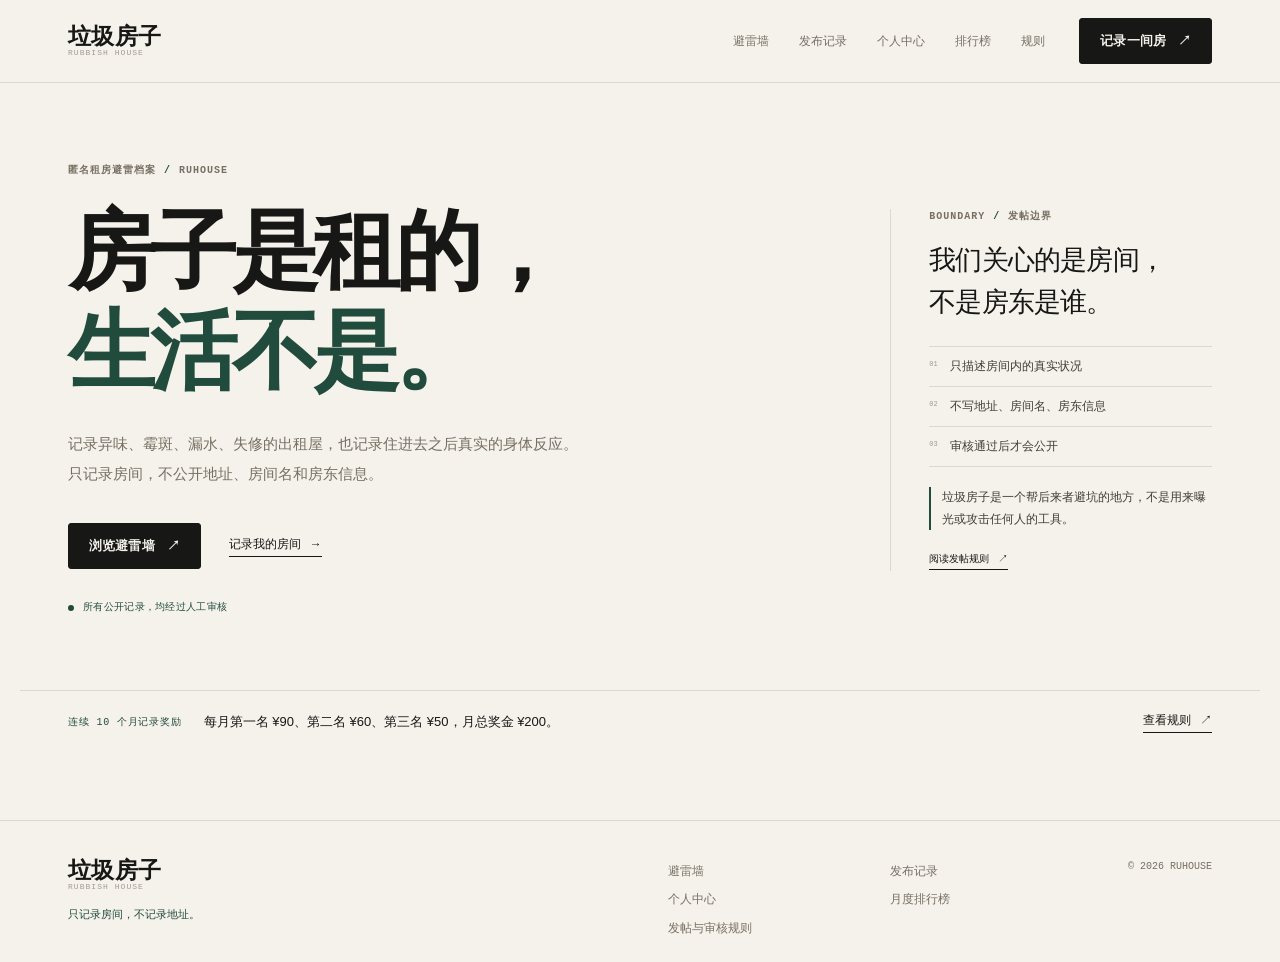
<file: index.html>
<!doctype html>
<html lang="zh-CN">
<head>
  <meta charset="UTF-8">
  <meta name="viewport" content="width=device-width, initial-scale=1.0">
  <meta name="theme-color" content="#f5f2ec">
  <meta name="robots" content="index, follow">
  <meta name="description" content="Rubbish House 垃圾房子：匿名租房避雷档案。只记录房间，不公开地址、房间名和房东信息。所有内容经管理员审核后公开。">
  <title>垃圾房子 Rubbish House｜租房避雷档案</title>
  <link rel="canonical" href="https://cozy-dodol-24777a.netlify.app/">
  <meta property="og:type" content="website">
  <meta property="og:site_name" content="垃圾房子 Rubbish House">
  <meta property="og:title" content="垃圾房子 Rubbish House｜租房避雷档案">
  <meta property="og:description" content="匿名记录出租屋的异味、霉斑、漏水和身体反应。只记录房间，不曝光个人。">
  <meta property="og:url" content="https://cozy-dodol-24777a.netlify.app/">
  <link rel="icon" type="image/svg+xml" href="assets/favicon.svg">
  <link rel="stylesheet" href="styles.css">
  <script type="application/ld+json">
  {
    "@context": "https://schema.org",
    "@type": "WebSite",
    "name": "垃圾房子 Rubbish House",
    "alternateName": ["Rubbish House", "ruhouse", "垃圾房子"],
    "url": "https://cozy-dodol-24777a.netlify.app/",
    "description": "匿名租房避雷档案，只记录房间，不公开地址、房间名和房东信息。",
    "inLanguage": "zh-CN"
  }
  </script>
</head>
<body data-page="home">
  <div data-site-header></div>

  <main>
    <section class="home-hero home-hero--minimal shell">
      <div class="hero-copy">
        <p class="eyebrow">匿名租房避雷档案 <span>/</span> RUHOUSE</p>
        <h1 class="hero-title">房子是租的，<br><em>生活不是。</em></h1>
        <p class="hero-intro">记录异味、霉斑、漏水、失修的出租屋，也记录住进去之后真实的身体反应。只记录房间，不公开地址、房间名和房东信息。</p>
        <div class="hero-actions">
          <a class="btn btn--primary" href="wall.html">浏览避雷墙 <span aria-hidden="true">↗</span></a>
          <a class="text-link" href="submit.html">记录我的房间 <span aria-hidden="true">→</span></a>
        </div>
        <p class="hero-proof"><span class="dot"></span> 所有公开记录，均经过人工审核</p>
      </div>

      <aside class="hero-aside" aria-label="发帖边界">
        <p class="eyebrow">BOUNDARY <span>/</span> 发帖边界</p>
        <p class="hero-aside__lead">我们关心的是房间，<br>不是房东是谁。</p>
        <ul class="boundary-list">
          <li><span>01</span>只描述房间内的真实状况</li>
          <li><span>02</span>不写地址、房间名、房东信息</li>
          <li><span>03</span>审核通过后才会公开</li>
        </ul>
        <p class="hero-aside__note">垃圾房子是一个帮后来者避坑的地方，不是用来曝光或攻击任何人的工具。</p>
        <a class="text-link" href="rules.html">阅读发帖规则 <span aria-hidden="true">↗</span></a>
      </aside>
    </section>

    <section class="home-note shell">
      <p>连续 10 个月记录奖励</p>
      <strong>每月第一名 ¥90、第二名 ¥60、第三名 ¥50，月总奖金 ¥200。</strong>
      <a class="text-link" href="rules.html">查看规则 <span aria-hidden="true">↗</span></a>
    </section>
  </main>

  <div data-site-footer></div>

  <script src="config.js"></script>
  <script src="assets/vendor/supabase.js"></script>
  <script type="module" src="js/home.js"></script>
</body>
</html>
</file>
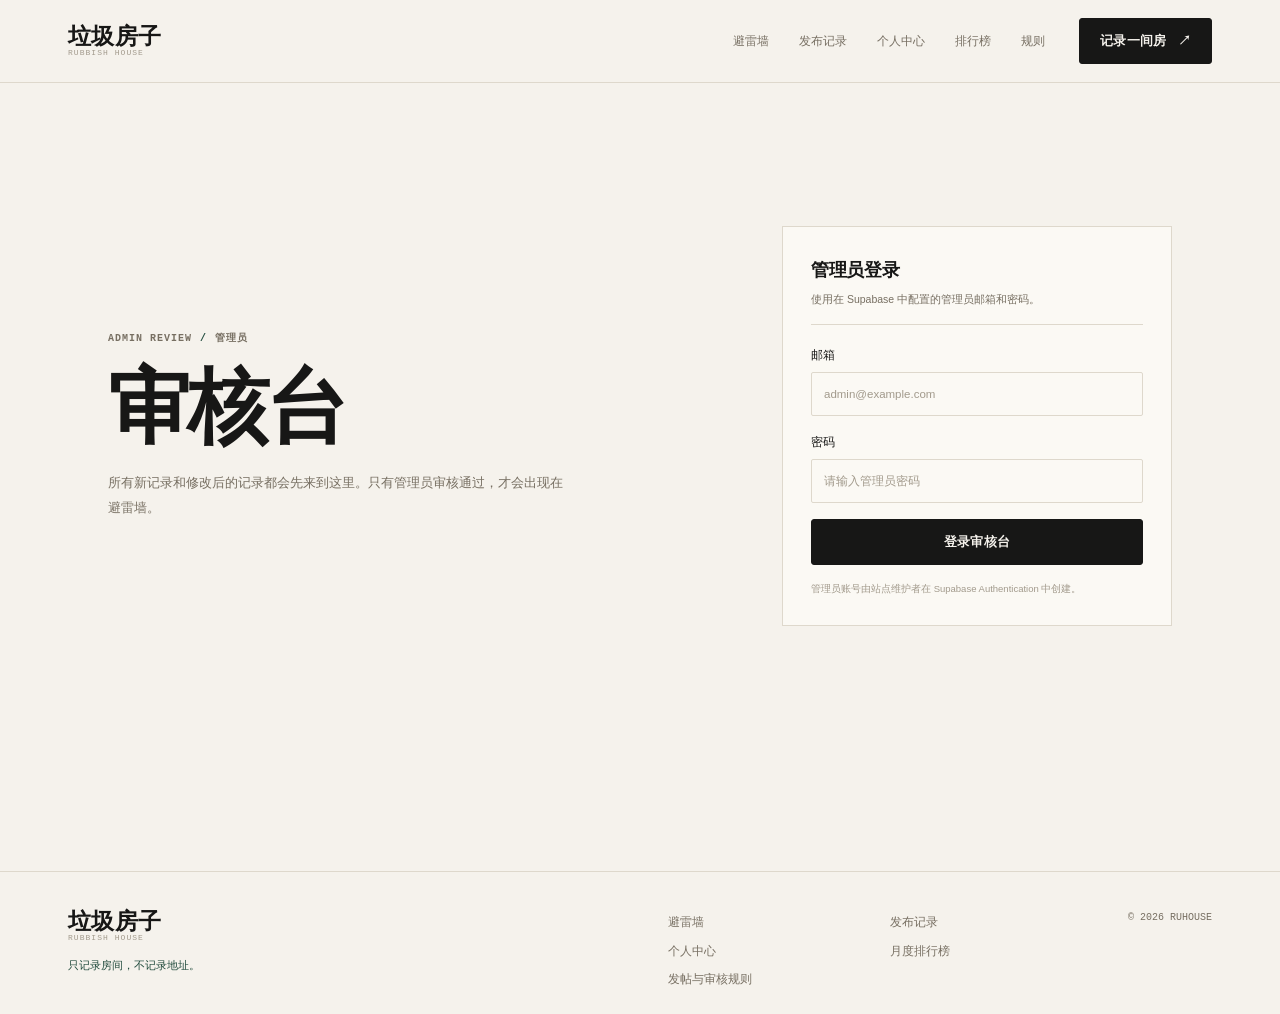
<file: admin.html>
<!doctype html>
<html lang="zh-CN">
<head>
  <meta charset="UTF-8">
  <meta name="viewport" content="width=device-width, initial-scale=1.0">
  <meta name="theme-color" content="#f5f2ec">
  <meta name="robots" content="noindex">
  <meta name="description" content="Rubbish House 管理员审核台。">
  <title>管理员审核台｜垃圾房子</title>
  <link rel="icon" type="image/svg+xml" href="assets/favicon.svg">
  <link rel="stylesheet" href="styles.css">
</head>
<body data-page="admin">
  <div data-site-header></div>

  <main class="page shell admin-page">
    <section class="admin-auth" id="adminAuth">
      <div class="admin-auth__intro">
        <p class="eyebrow">ADMIN REVIEW <span>/</span> 管理员</p>
        <h1>审核台</h1>
        <p>所有新记录和修改后的记录都会先来到这里。只有管理员审核通过，才会出现在避雷墙。</p>
      </div>
      <form class="admin-login" id="adminLogin" novalidate>
        <div class="admin-login__head">
          <h2>管理员登录</h2>
          <p>使用在 Supabase 中配置的管理员邮箱和密码。</p>
        </div>
        <label class="field">
          <span class="field__label"><span>邮箱</span></span>
          <input id="adminEmail" type="email" autocomplete="email" placeholder="admin@example.com">
        </label>
        <label class="field">
          <span class="field__label"><span>密码</span></span>
          <input id="adminPassword" type="password" autocomplete="current-password" placeholder="请输入管理员密码">
        </label>
        <p class="form-hint form-hint--error" id="adminLoginError" hidden></p>
        <button class="btn btn--primary btn--full" id="adminLoginButton" type="submit">登录审核台</button>
        <p class="admin-login__note">管理员账号由站点维护者在 Supabase Authentication 中创建。</p>
      </form>
    </section>

    <section class="admin-dashboard" id="adminDashboard" hidden>
      <header class="admin-heading">
        <div>
          <p class="eyebrow">REVIEW DESK <span>/</span> 管理后台</p>
          <h1>审核台</h1>
        </div>
        <div class="admin-identity">
          <span id="adminEmailLabel">—</span>
          <button class="text-button" type="button" id="adminLogout">退出</button>
        </div>
      </header>

      <div class="admin-stats">
        <article class="stat-card">
          <span>待审核</span>
          <strong data-stat="pending">0</strong>
        </article>
        <article class="stat-card">
          <span>已通过</span>
          <strong data-stat="approved">0</strong>
        </article>
        <article class="stat-card">
          <span>未通过</span>
          <strong data-stat="rejected">0</strong>
        </article>
      </div>

      <section class="admin-comment-moderation" aria-labelledby="commentReviewTitle">
        <div class="admin-section-heading">
          <div>
            <p class="eyebrow">COMMENTS <span>/</span> 评论审核</p>
            <h2 id="commentReviewTitle">被举报评论 <span class="count-badge" id="reportedCommentCount">0</span></h2>
          </div>
          <button class="text-button" type="button" id="adminCommentRefresh">刷新</button>
        </div>
        <div class="admin-state" id="commentQueueState" aria-live="polite">
          <span class="loader" aria-hidden="true"></span>
          <span>正在读取被举报评论</span>
        </div>
        <div class="comment-review-list" id="commentQueue"></div>
      </section>

      <div class="admin-section-divider"></div>

      <div class="admin-section-heading admin-section-heading--posts">
        <div>
          <p class="eyebrow">POSTS <span>/</span> 帖子审核</p>
          <h2>房间记录</h2>
        </div>
      </div>

      <div class="admin-toolbar">
        <div class="tabs" role="tablist" aria-label="筛选审核状态">
          <button class="tab is-active" type="button" role="tab" aria-selected="true" data-admin-filter="pending">待审核</button>
          <button class="tab" type="button" role="tab" aria-selected="false" data-admin-filter="approved">已通过</button>
          <button class="tab" type="button" role="tab" aria-selected="false" data-admin-filter="rejected">未通过</button>
          <button class="tab" type="button" role="tab" aria-selected="false" data-admin-filter="all">全部</button>
        </div>
        <button class="text-button" type="button" id="adminRefresh">刷新</button>
      </div>

      <div class="admin-state" id="adminState" aria-live="polite">
        <span class="loader" aria-hidden="true"></span>
        <span>正在读取审核队列</span>
      </div>
      <div class="review-list" id="adminList"></div>

      <div class="admin-section-divider"></div>

      <section class="admin-account-moderation" aria-labelledby="accountDeleteTitle">
        <div class="admin-section-heading">
          <div>
            <p class="eyebrow">ACCOUNTS <span>/</span> 邮箱账号</p>
            <h2 id="accountDeleteTitle">删除邮箱账号</h2>
          </div>
          <span class="status status--pending"><i aria-hidden="true"></i>危险操作</span>
        </div>
        <p class="admin-account-warning">删除后这个邮箱无法再登录。帖子会继续公开保留，但不再属于任何个人中心，用户也不能再编辑。管理员账号不能在这里删除。</p>

        <div class="admin-accounts-toolbar">
          <div>
            <p class="eyebrow">REGISTERED EMAILS <span>/</span> 已注册邮箱</p>
            <h3>邮箱列表 <span class="count-badge" id="emailAccountCount">0</span></h3>
          </div>
          <button class="text-button" type="button" id="refreshEmailAccounts">刷新列表</button>
        </div>
        <div class="admin-state" id="emailAccountState" aria-live="polite">
          <span class="loader" aria-hidden="true"></span>
          <span>正在读取邮箱列表</span>
        </div>
        <div class="admin-email-list" id="emailAccountList"></div>

        <h3 class="admin-subheading">直接按邮箱删除</h3>
        <form class="admin-delete-form" id="deleteEmailForm" novalidate>
          <label class="field">
            <span class="field__label"><span>要删除的邮箱</span></span>
            <input id="deleteEmailInput" type="email" autocomplete="off" placeholder="name@example.com">
          </label>
          <button class="btn btn--danger" type="submit" id="deleteEmailButton">删除邮箱账号</button>
        </form>
        <p class="form-hint" id="deleteEmailState" aria-live="polite" hidden></p>
      </section>
    </section>
  </main>

  <dialog class="dialog" id="rejectDialog" aria-labelledby="rejectTitle">
    <form class="dialog__panel" id="rejectForm">
      <div class="dialog__head">
        <div>
          <p class="eyebrow">REJECT <span>/</span> 审核说明</p>
          <h2 id="rejectTitle">不通过这条记录</h2>
        </div>
        <button class="icon-button" type="button" data-close-reject aria-label="关闭">×</button>
      </div>
      <p class="dialog__intro" id="rejectPostTitle"></p>
      <label class="field">
        <span class="field__label"><span>给发布者的说明 <b>必填</b></span><small>2—200 字</small></span>
        <textarea id="rejectNote" rows="5" maxlength="200" placeholder="请说明需要修改或删除的内容，例如：照片里出现了门牌号，请裁掉后重新提交。"></textarea>
      </label>
      <p class="form-hint form-hint--error" id="rejectError" hidden></p>
      <div class="dialog__actions">
        <button class="btn btn--outline" type="button" data-close-reject>取消</button>
        <button class="btn btn--danger" type="submit" id="rejectConfirm">确认不通过</button>
      </div>
    </form>
  </dialog>

  <div data-site-footer></div>

  <script src="config.js"></script>
  <script src="assets/vendor/supabase.js"></script>
  <script type="module" src="js/admin.js"></script>
</body>
</html>
</file>
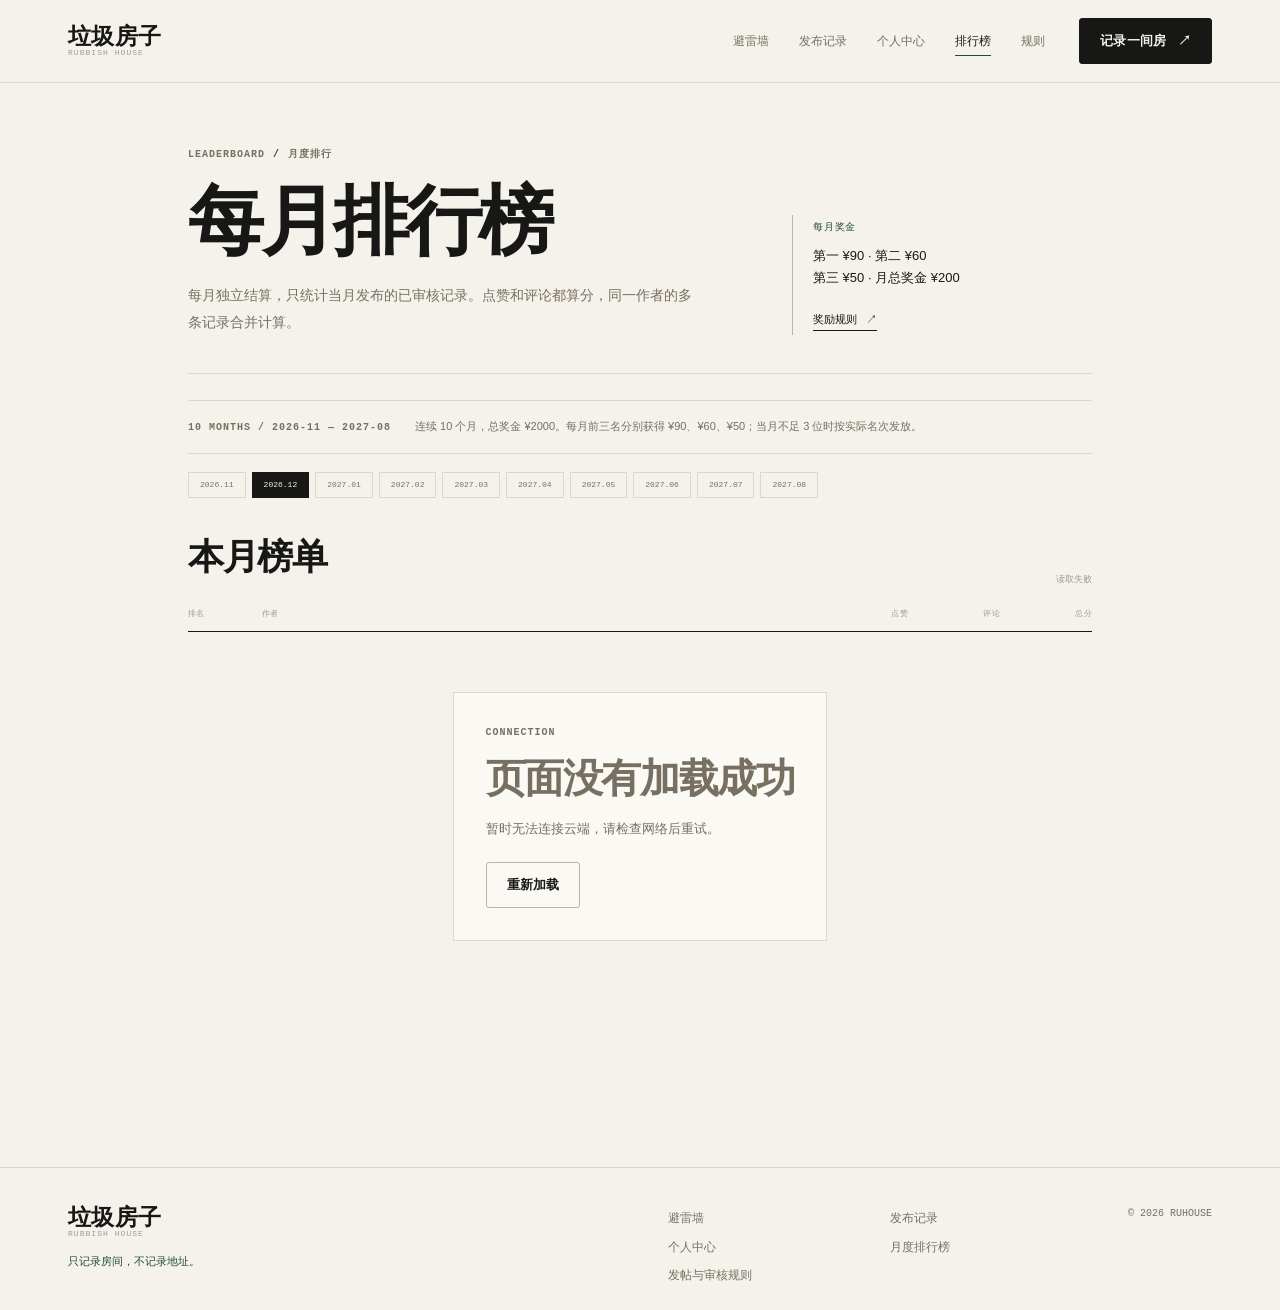
<file: leaderboard.html>
<!doctype html>
<html lang="zh-CN">
<head>
  <meta charset="UTF-8">
  <meta name="viewport" content="width=device-width, initial-scale=1.0">
  <meta name="theme-color" content="#f5f2ec">
  <meta name="description" content="Rubbish House 点赞与评论排行榜。">
  <title>每月排行榜｜垃圾房子 Rubbish House</title>
  <link rel="canonical" href="https://cozy-dodol-24777a.netlify.app/leaderboard.html">
  <link rel="icon" type="image/svg+xml" href="assets/favicon.svg">
  <link rel="stylesheet" href="styles.css">
</head>
<body data-page="leaderboard">
  <div data-site-header></div>

  <main class="page shell leaderboard-page">
    <header class="page-heading">
      <div>
        <p class="eyebrow">LEADERBOARD <span>/</span> 月度排行</p>
        <h1>每月排行榜</h1>
        <p class="page-intro">每月独立结算，只统计当月发布的已审核记录。点赞和评论都算分，同一作者的多条记录合并计算。</p>
      </div>
      <div class="page-side-note">
        <p>每月奖金</p>
        <strong>第一 ¥90 · 第二 ¥60<br>第三 ¥50 · 月总奖金 ¥200</strong>
        <a class="text-link" href="rules.html">奖励规则 <span aria-hidden="true">↗</span></a>
      </div>
    </header>

    <div class="board-note">
      <span class="eyebrow">10 MONTHS / 2026-11 — 2027-08</span>
      <p>连续 10 个月，总奖金 ¥2000。每月前三名分别获得 ¥90、¥60、¥50；当月不足 3 位时按实际名次发放。</p>
    </div>

    <div class="board-months" id="boardMonths" role="tablist" aria-label="选择排行榜月份"></div>

    <section class="board" aria-labelledby="boardTitle">
      <div class="board-heading">
        <h2 id="boardTitle">本月榜单</h2>
        <span id="boardCount">正在读取…</span>
      </div>
      <div class="board-head" aria-hidden="true">
        <span>排名</span>
        <span>作者</span>
        <span>点赞</span>
        <span>评论</span>
        <span>总分</span>
      </div>
      <div id="boardState" class="board-state" aria-live="polite">
        <span class="loader" aria-hidden="true"></span>
        <span>正在计算榜单</span>
      </div>
      <div id="boardList" class="board-list"></div>
    </section>
  </main>

  <div data-site-footer></div>

  <script src="config.js"></script>
  <script src="assets/vendor/supabase.js"></script>
  <script type="module" src="js/leaderboard.js"></script>
</body>
</html>
</file>
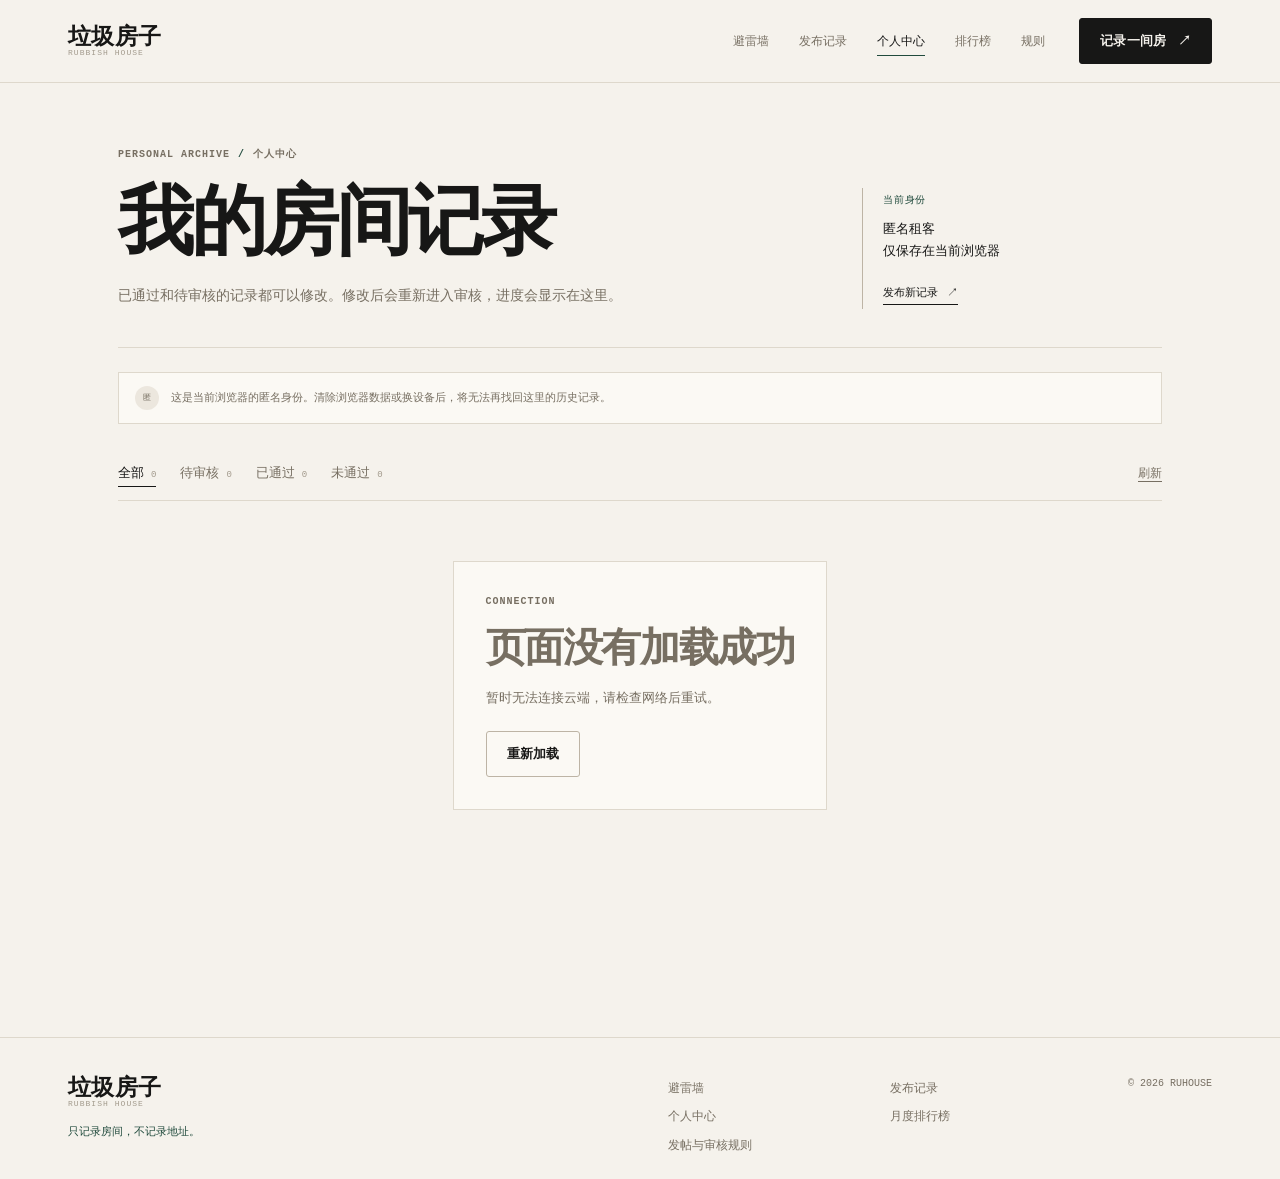
<file: me.html>
<!doctype html>
<html lang="zh-CN">
<head>
  <meta charset="UTF-8">
  <meta name="viewport" content="width=device-width, initial-scale=1.0">
  <meta name="theme-color" content="#f5f2ec">
  <meta name="robots" content="noindex, nofollow">
  <meta name="description" content="个人中心：查看自己的房间记录、审核状态和修改入口。">
  <title>个人中心｜垃圾房子 Rubbish House</title>
  <link rel="icon" type="image/svg+xml" href="assets/favicon.svg">
  <link rel="stylesheet" href="styles.css">
</head>
<body data-page="me">
  <div data-site-header></div>

  <main class="page shell member-page">
    <header class="page-heading">
      <div>
        <p class="eyebrow">PERSONAL ARCHIVE <span>/</span> 个人中心</p>
        <h1>我的房间记录</h1>
        <p class="page-intro">已通过和待审核的记录都可以修改。修改后会重新进入审核，进度会显示在这里。</p>
      </div>
      <div class="page-side-note">
        <p>当前身份</p>
        <strong>匿名租客<br>仅保存在当前浏览器</strong>
        <a class="text-link" href="submit.html">发布新记录 <span aria-hidden="true">↗</span></a>
      </div>
    </header>

    <div class="identity-note">
      <span class="identity-note__mark" aria-hidden="true">匿</span>
      <p>这是当前浏览器的匿名身份。清除浏览器数据或换设备后，将无法再找回这里的历史记录。</p>
    </div>

    <div class="page-banner" id="meBanner" hidden></div>

    <section class="account-panel" id="accountPanel" hidden></section>

    <div class="member-toolbar">
      <div class="tabs" role="tablist" aria-label="筛选审核状态">
        <button class="tab is-active" type="button" role="tab" aria-selected="true" data-status="all">全部 <span data-tab-count="all">0</span></button>
        <button class="tab" type="button" role="tab" aria-selected="false" data-status="pending">待审核 <span data-tab-count="pending">0</span></button>
        <button class="tab" type="button" role="tab" aria-selected="false" data-status="approved">已通过 <span data-tab-count="approved">0</span></button>
        <button class="tab" type="button" role="tab" aria-selected="false" data-status="rejected">未通过 <span data-tab-count="rejected">0</span></button>
      </div>
      <button class="text-button" type="button" id="refreshPosts">刷新</button>
    </div>

    <div class="member-state" id="memberState" aria-live="polite">
      <span class="loader" aria-hidden="true"></span>
      <span>正在读取我的记录</span>
    </div>
    <section class="my-posts" id="myPosts" aria-live="polite"></section>
  </main>

  <div data-site-footer></div>

  <script src="config.js"></script>
  <script src="assets/vendor/supabase.js"></script>
  <script type="module" src="js/me.js"></script>
</body>
</html>
</file>
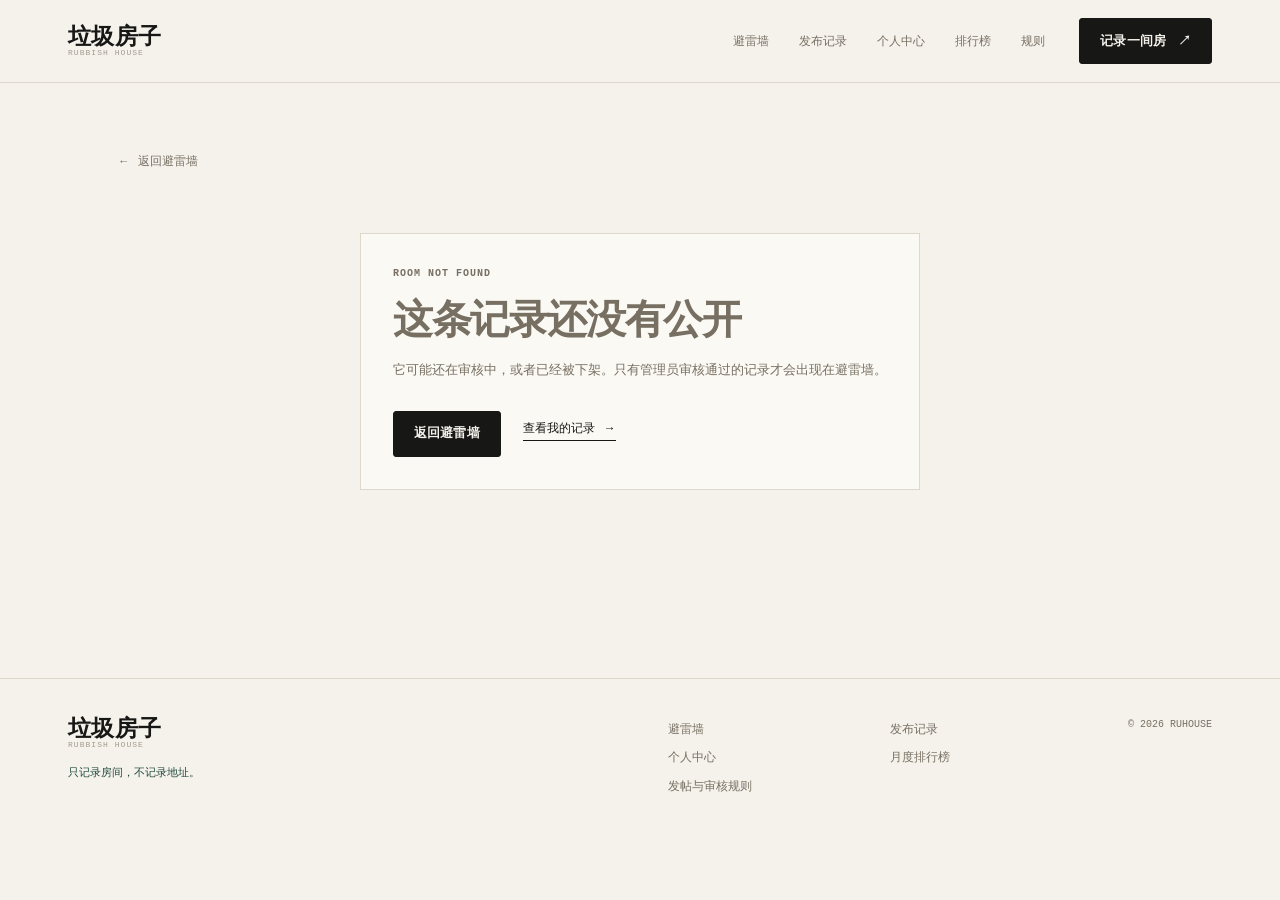
<file: post.html>
<!doctype html>
<html lang="zh-CN">
<head>
  <meta charset="UTF-8">
  <meta name="viewport" content="width=device-width, initial-scale=1.0">
  <meta name="theme-color" content="#f5f2ec">
  <meta name="description" content="查看一条经过审核的匿名租房房间记录。">
  <title>房间记录｜垃圾房子 Rubbish House</title>
  <link rel="icon" type="image/svg+xml" href="assets/favicon.svg">
  <link rel="stylesheet" href="styles.css">
</head>
<body data-page="post">
  <div data-site-header></div>

  <main class="page shell article-page">
    <a class="back-link" href="wall.html"><span aria-hidden="true">←</span> 返回避雷墙</a>
    <div id="articleState" class="article-state" aria-live="polite">
      <span class="loader" aria-hidden="true"></span>
      <span>正在读取房间记录</span>
    </div>
    <article id="articleRoot" hidden></article>
  </main>

  <dialog class="dialog" id="commentReportDialog" aria-labelledby="commentReportTitle">
    <form class="dialog__panel" id="commentReportForm">
      <div class="dialog__head">
        <div>
          <p class="eyebrow">REPORT <span>/</span> 举报评论</p>
          <h2 id="commentReportTitle">举报这条评论</h2>
        </div>
        <button class="icon-button" type="button" data-close-report aria-label="关闭">×</button>
      </div>
      <p class="dialog__intro" id="reportedCommentPreview"></p>
      <label class="field">
        <span class="field__label"><span>举报原因 <b>必填</b></span></span>
        <select id="commentReportReason">
          <option value="隐私信息">泄露隐私信息</option>
          <option value="人身攻击">人身攻击或辱骂</option>
          <option value="广告引流">广告或引流</option>
          <option value="不实信息">不实信息</option>
          <option value="其他">其他</option>
        </select>
      </label>
      <p class="form-hint">举报后这条评论会立即下架，等待管理员审核。审核通过后会恢复，并取消后续重复举报。</p>
      <p class="form-hint form-hint--error" id="commentReportError" hidden></p>
      <div class="dialog__actions">
        <button class="btn btn--outline" type="button" data-close-report>取消</button>
        <button class="btn btn--danger" type="submit" id="commentReportConfirm">确认举报</button>
      </div>
    </form>
  </dialog>

  <div data-site-footer></div>

  <script src="config.js"></script>
  <script src="assets/vendor/supabase.js"></script>
  <script type="module" src="js/post.js"></script>
</body>
</html>
</file>
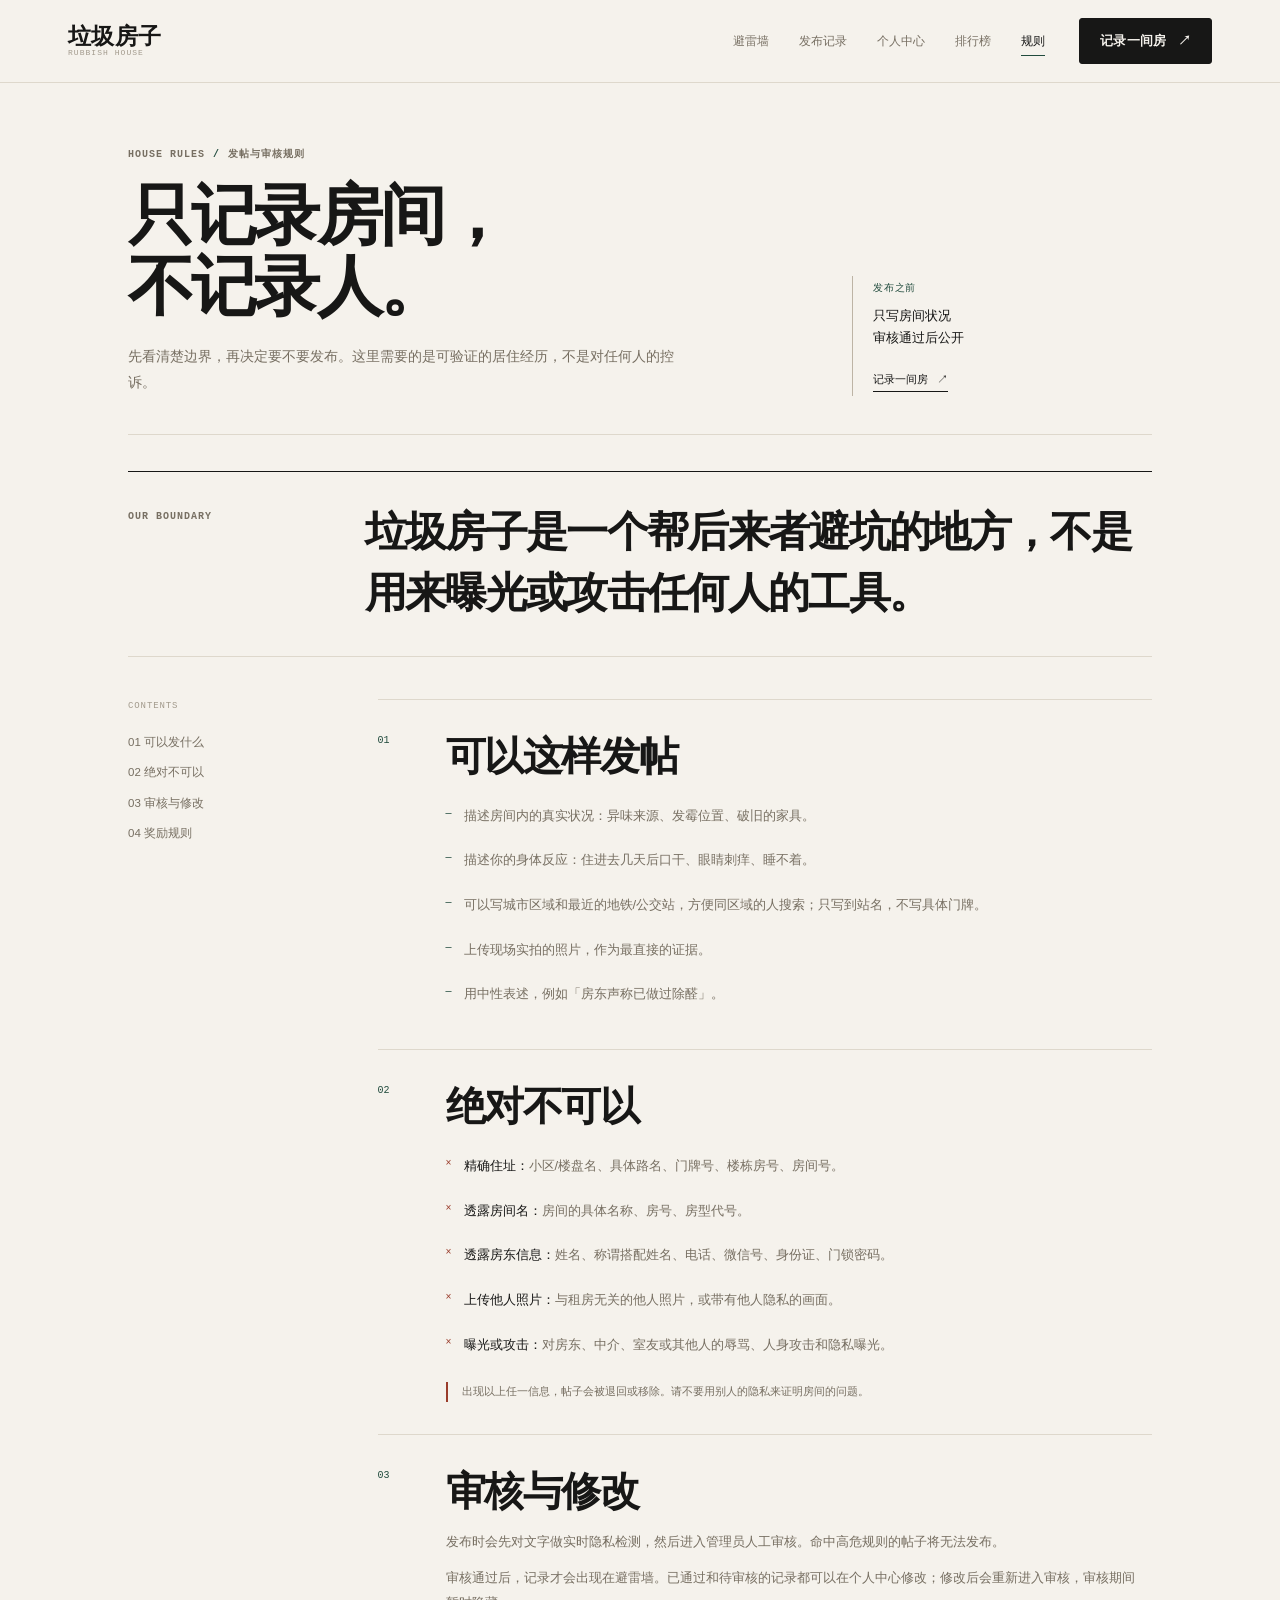
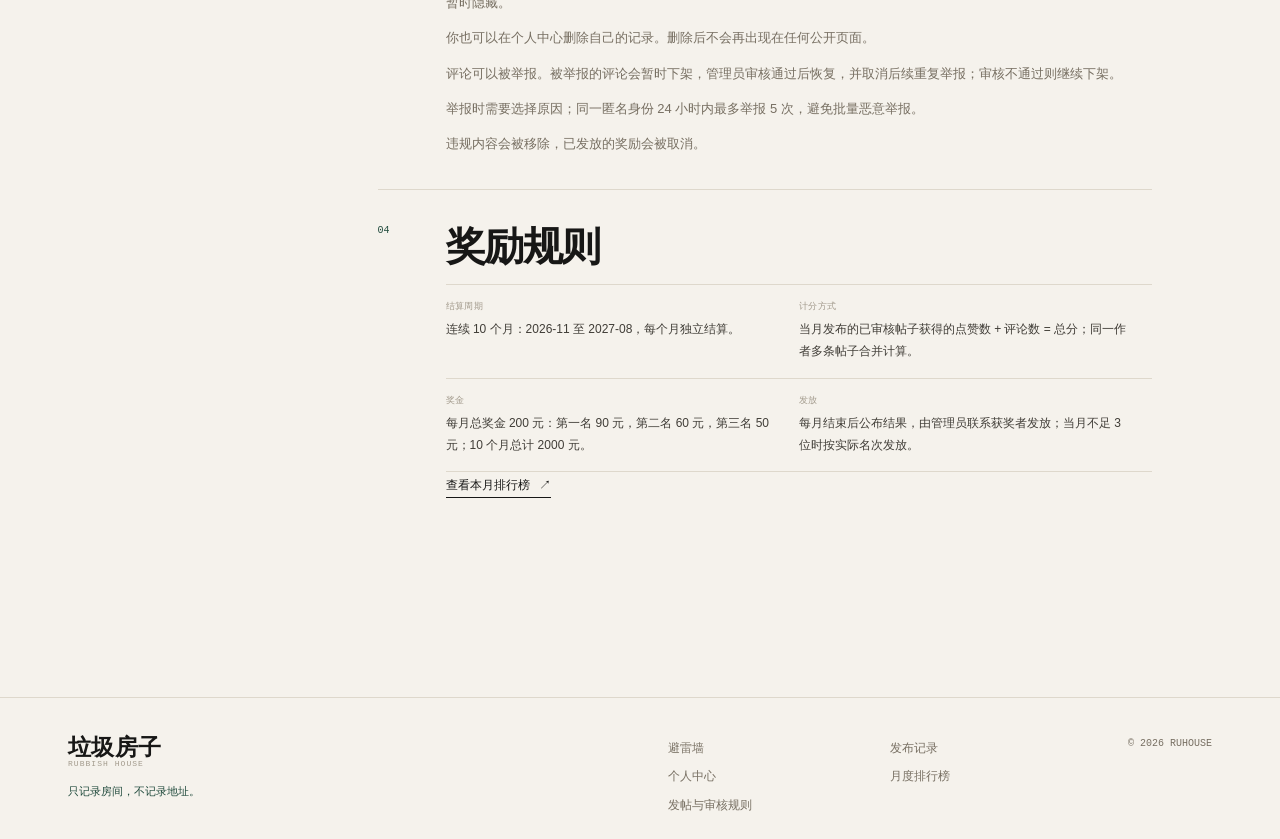
<file: rules.html>
<!doctype html>
<html lang="zh-CN">
<head>
  <meta charset="UTF-8">
  <meta name="viewport" content="width=device-width, initial-scale=1.0">
  <meta name="theme-color" content="#f5f2ec">
  <meta name="description" content="Rubbish House 发帖、隐私与审核规则。只记录房间，不曝光、不攻击任何人。">
  <title>发帖与审核规则｜垃圾房子 Rubbish House</title>
  <link rel="canonical" href="https://cozy-dodol-24777a.netlify.app/rules.html">
  <link rel="icon" type="image/svg+xml" href="assets/favicon.svg">
  <link rel="stylesheet" href="styles.css">
</head>
<body data-page="rules">
  <div data-site-header></div>

  <main class="page shell rules-page">
    <header class="page-heading">
      <div>
        <p class="eyebrow">HOUSE RULES <span>/</span> 发帖与审核规则</p>
        <h1>只记录房间，<br>不记录人。</h1>
        <p class="page-intro">先看清楚边界，再决定要不要发布。这里需要的是可验证的居住经历，不是对任何人的控诉。</p>
      </div>
      <div class="page-side-note">
        <p>发布之前</p>
        <strong>只写房间状况<br>审核通过后公开</strong>
        <a class="text-link" href="submit.html">记录一间房 <span aria-hidden="true">↗</span></a>
      </div>
    </header>

    <section class="rules-principle" aria-label="网站原则">
      <p class="eyebrow">OUR BOUNDARY</p>
      <blockquote>垃圾房子是一个帮后来者避坑的地方，不是用来曝光或攻击任何人的工具。</blockquote>
    </section>

    <div class="rules-layout">
      <aside class="rules-index" aria-label="规则目录">
        <span>CONTENTS</span>
        <a href="#publish">01 可以发什么</a>
        <a href="#forbidden">02 绝对不可以</a>
        <a href="#review">03 审核与修改</a>
        <a href="#reward">04 奖励规则</a>
      </aside>

      <div class="rules-content">
        <section id="publish">
          <span class="section-number">01</span>
          <div>
            <h2>可以这样发帖</h2>
            <ul class="rule-list">
              <li>描述房间内的真实状况：异味来源、发霉位置、破旧的家具。</li>
              <li>描述你的身体反应：住进去几天后口干、眼睛刺痒、睡不着。</li>
              <li>可以写城市区域和最近的地铁/公交站，方便同区域的人搜索；只写到站名，不写具体门牌。</li>
              <li>上传现场实拍的照片，作为最直接的证据。</li>
              <li>用中性表述，例如「房东声称已做过除醛」。</li>
            </ul>
          </div>
        </section>

        <section id="forbidden">
          <span class="section-number">02</span>
          <div>
            <h2>绝对不可以</h2>
            <ul class="rule-list rule-list--forbidden">
              <li><strong>精确住址：</strong>小区/楼盘名、具体路名、门牌号、楼栋房号、房间号。</li>
              <li><strong>透露房间名：</strong>房间的具体名称、房号、房型代号。</li>
              <li><strong>透露房东信息：</strong>姓名、称谓搭配姓名、电话、微信号、身份证、门锁密码。</li>
              <li><strong>上传他人照片：</strong>与租房无关的他人照片，或带有他人隐私的画面。</li>
              <li><strong>曝光或攻击：</strong>对房东、中介、室友或其他人的辱骂、人身攻击和隐私曝光。</li>
            </ul>
            <p class="rule-footnote">出现以上任一信息，帖子会被退回或移除。请不要用别人的隐私来证明房间的问题。</p>
          </div>
        </section>

        <section id="review">
          <span class="section-number">03</span>
          <div>
            <h2>审核与修改</h2>
            <p>发布时会先对文字做实时隐私检测，然后进入管理员人工审核。命中高危规则的帖子将无法发布。</p>
            <p>审核通过后，记录才会出现在避雷墙。已通过和待审核的记录都可以在个人中心修改；修改后会重新进入审核，审核期间暂时隐藏。</p>
            <p>你也可以在个人中心删除自己的记录。删除后不会再出现在任何公开页面。</p>
            <p>评论可以被举报。被举报的评论会暂时下架，管理员审核通过后恢复，并取消后续重复举报；审核不通过则继续下架。</p>
            <p>举报时需要选择原因；同一匿名身份 24 小时内最多举报 5 次，避免批量恶意举报。</p>
            <p>违规内容会被移除，已发放的奖励会被取消。</p>
          </div>
        </section>

        <section id="reward">
          <span class="section-number">04</span>
          <div>
            <h2>奖励规则</h2>
            <div class="reward-rules">
              <div>
                <span>结算周期</span>
                <p>连续 10 个月：2026-11 至 2027-08，每个月独立结算。</p>
              </div>
              <div>
                <span>计分方式</span>
                <p>当月发布的已审核帖子获得的点赞数 + 评论数 = 总分；同一作者多条帖子合并计算。</p>
              </div>
              <div>
                <span>奖金</span>
                <p>每月总奖金 200 元：第一名 90 元，第二名 60 元，第三名 50 元；10 个月总计 2000 元。</p>
              </div>
              <div>
                <span>发放</span>
                <p>每月结束后公布结果，由管理员联系获奖者发放；当月不足 3 位时按实际名次发放。</p>
              </div>
            </div>
            <p><a class="text-link" href="leaderboard.html">查看本月排行榜 <span aria-hidden="true">↗</span></a></p>
          </div>
        </section>
      </div>
    </div>
  </main>

  <div data-site-footer></div>

  <script src="config.js"></script>
  <script src="assets/vendor/supabase.js"></script>
  <script type="module" src="js/rules.js"></script>
</body>
</html>
</file>
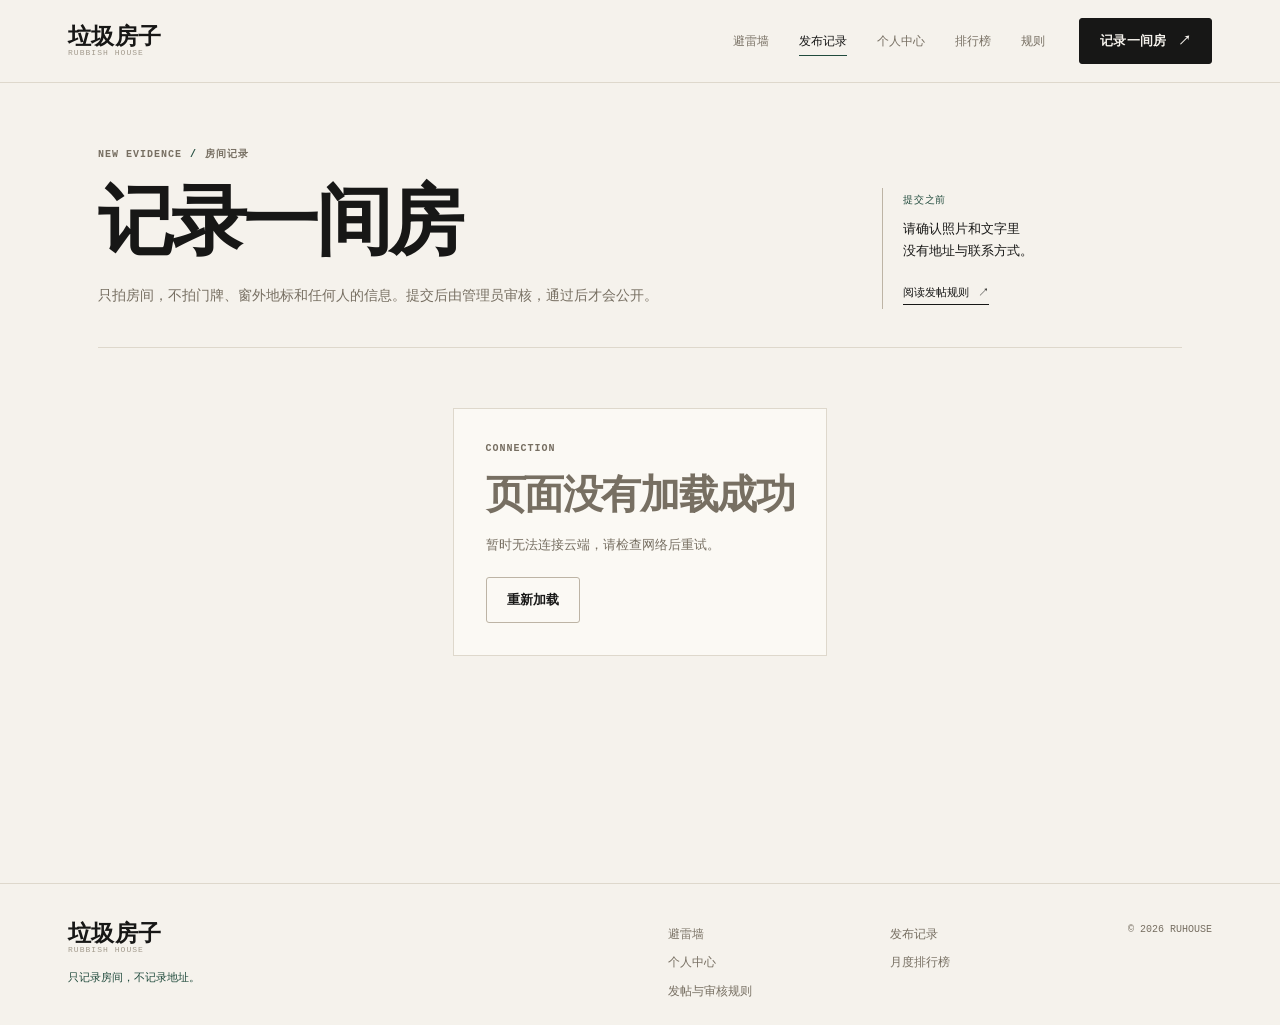
<file: submit.html>
<!doctype html>
<html lang="zh-CN">
<head>
  <meta charset="UTF-8">
  <meta name="viewport" content="width=device-width, initial-scale=1.0">
  <meta name="theme-color" content="#f5f2ec">
  <meta name="description" content="提交一条匿名租房房间记录，管理员审核通过后公开。">
  <title>记录一间房｜垃圾房子 Rubbish House</title>
  <link rel="canonical" href="https://cozy-dodol-24777a.netlify.app/submit.html">
  <link rel="icon" type="image/svg+xml" href="assets/favicon.svg">
  <link rel="stylesheet" href="styles.css">
</head>
<body data-page="submit">
  <div data-site-header></div>

  <main class="page shell submit-page">
    <header class="page-heading">
      <div>
        <p class="eyebrow">NEW EVIDENCE <span>/</span> 房间记录</p>
        <h1 id="pageTitle">记录一间房</h1>
        <p class="page-intro">只拍房间，不拍门牌、窗外地标和任何人的信息。提交后由管理员审核，通过后才会公开。</p>
      </div>
      <div class="page-side-note">
        <p>提交之前</p>
        <strong>请确认照片和文字里<br>没有地址与联系方式。</strong>
        <a class="text-link" href="rules.html">阅读发帖规则 <span aria-hidden="true">↗</span></a>
      </div>
    </header>

    <div class="review-banner" id="reviewBanner" hidden></div>

    <div id="submitState" class="submit-state" aria-live="polite">
      <span class="loader" aria-hidden="true"></span>
      <span>正在准备表单</span>
    </div>

    <form class="editor-form" id="publishForm" novalidate hidden>
      <section class="editor-media" aria-labelledby="photoLabel">
        <div class="section-line">
          <div>
            <p class="eyebrow">01 <span>/</span> 房间照片</p>
            <h2 id="photoLabel">只收室内画面</h2>
          </div>
          <span class="required">必填</span>
        </div>

        <div class="dropzone" id="dropzone" tabindex="0" role="button" aria-label="选择或拖入房间照片">
          <input id="imageInput" type="file" accept="image/jpeg,image/png,image/webp" multiple hidden>
          <div class="dropzone__empty" id="dropzoneEmpty">
            <span class="dropzone__plus" aria-hidden="true">＋</span>
            <strong>拖入照片，或点击选择</strong>
            <span>JPG / PNG / WebP · 最多 6 张 · 单张不超过 12MB</span>
          </div>
          <div class="image-grid" id="imageGrid" hidden></div>
        </div>
        <div class="editor-media-footer">
          <span><span id="imageCount">0</span> / 6</span>
          <button class="text-button" id="addMore" type="button" hidden>＋ 继续添加</button>
        </div>

        <div class="privacy-note">
          <strong>照片会自动压缩并移除 EXIF 定位信息。</strong>
          <p>请裁掉门牌、楼栋号、窗外地标和快递单。照片里不要出现人。</p>
        </div>
      </section>

      <section class="editor-fields" aria-labelledby="textLabel">
        <div class="section-line">
          <div>
            <p class="eyebrow">02 <span>/</span> 房间与感受</p>
            <h2 id="textLabel">写下真实经历</h2>
          </div>
          <span class="required-label">提交审核</span>
        </div>

        <label class="field">
          <span class="field__label"><span>标题 <b>必填</b></span><small><span id="titleCount">0</span>/32</small></span>
          <input id="postTitle" name="title" type="text" maxlength="32" autocomplete="off" placeholder="例如：柜门一开，我眼泪先掉下来">
        </label>

        <label class="field">
          <span class="field__label"><span>发生了什么 <b>必填</b></span><small><span id="bodyCount">0</span>/300</small></span>
          <textarea id="postBody" name="body" maxlength="300" rows="7" placeholder="只描述房间和你的居住感受。不要写地址、小区名、房间名和房东信息。"></textarea>
        </label>
        <p class="form-hint">可以写城市区域和最近的地铁/公交站，方便同区域的人搜索；不要写小区、路名、门牌和房间号。</p>

        <div class="field">
          <span class="field__label"><span>气味或问题标签</span><small>选择 1—5 个</small></span>
          <div class="tag-picker" id="tagPicker">
            <button type="button" class="tag-choice" data-tag="刺鼻气味">刺鼻气味</button>
            <button type="button" class="tag-choice" data-tag="霉味">霉味</button>
            <button type="button" class="tag-choice" data-tag="潮湿">潮湿</button>
            <button type="button" class="tag-choice" data-tag="头晕">头晕</button>
            <button type="button" class="tag-choice" data-tag="掉皮">掉皮</button>
            <button type="button" class="tag-choice" data-tag="虫害">虫害</button>
            <button type="button" class="tag-choice" data-tag="漏水">漏水</button>
            <button type="button" class="tag-choice" data-tag="无法通风">无法通风</button>
            <button type="button" class="tag-choice" data-tag="噪音">噪音</button>
            <button type="button" class="tag-choice" data-tag="其他">其他</button>
          </div>
        </div>

        <label class="field field--short">
          <span class="field__label"><span>住了多久</span><small>选填</small></span>
          <select id="postDuration" name="duration">
            <option value="看房时发现">看房时发现</option>
            <option value="不到 7 天">不到 7 天</option>
            <option value="1—4 周" selected>1—4 周</option>
            <option value="1—3 个月">1—3 个月</option>
            <option value="3 个月以上">3 个月以上</option>
          </select>
        </label>

        <div class="privacy-check" id="privacyCheck">
          <div class="privacy-check__head">
            <strong>隐私检查</strong>
            <span class="privacy-check__state" id="privacyState">等待输入</span>
          </div>
          <p id="privacyMessage">发布前会检查文字中的手机号、地址、门牌号、房间名和房东信息。</p>
        </div>

        <label class="confirm">
          <input type="checkbox" id="privacyConfirm">
          <span class="confirm__box" aria-hidden="true">✓</span>
          <span>我确认照片和文字中没有定位、房间名、房东或中介的个人信息。</span>
        </label>

        <p class="form-status" id="formStatus" data-state="idle" aria-live="polite"></p>

        <div class="editor-actions">
          <a class="text-link" href="me.html">取消</a>
          <button type="submit" class="btn btn--primary" id="savePost" disabled>
            <span>提交审核</span>
            <span aria-hidden="true">↗</span>
          </button>
        </div>
      </section>
    </form>
  </main>

  <div data-site-footer></div>

  <script src="config.js"></script>
  <script src="assets/vendor/supabase.js"></script>
  <script type="module" src="js/submit.js"></script>
</body>
</html>
</file>
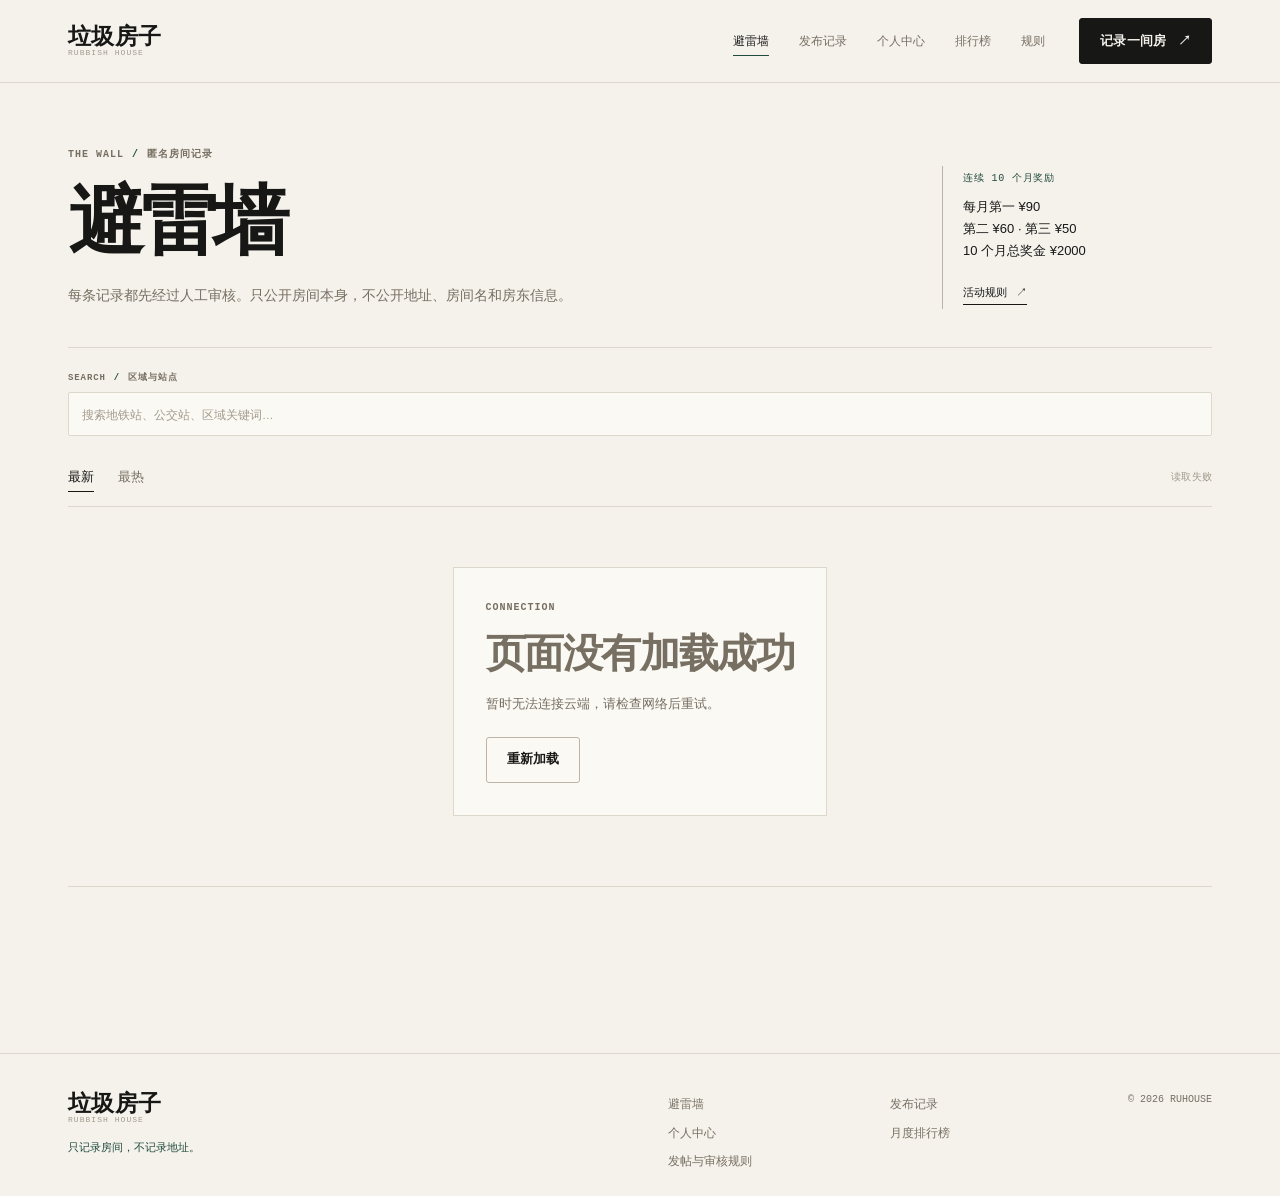
<file: wall.html>
<!doctype html>
<html lang="zh-CN">
<head>
  <meta charset="UTF-8">
  <meta name="viewport" content="width=device-width, initial-scale=1.0">
  <meta name="theme-color" content="#f5f2ec">
  <meta name="description" content="Rubbish House 避雷墙：经过人工审核的匿名租房房间记录。">
  <title>避雷墙｜垃圾房子 Rubbish House</title>
  <link rel="canonical" href="https://cozy-dodol-24777a.netlify.app/wall.html">
  <link rel="icon" type="image/svg+xml" href="assets/favicon.svg">
  <link rel="stylesheet" href="styles.css">
</head>
<body data-page="wall">
  <div data-site-header></div>

  <main class="page shell">
    <header class="page-heading page-heading--wall">
      <div>
        <p class="eyebrow">THE WALL <span>/</span> 匿名房间记录</p>
        <h1>避雷墙</h1>
        <p class="page-intro">每条记录都先经过人工审核。只公开房间本身，不公开地址、房间名和房东信息。</p>
      </div>
      <div class="page-side-note">
        <p>连续 10 个月奖励</p>
        <strong>每月第一 ¥90<br>第二 ¥60 · 第三 ¥50<br>10 个月总奖金 ¥2000</strong>
        <a class="text-link" href="rules.html">活动规则 <span aria-hidden="true">↗</span></a>
      </div>
    </header>

    <section class="wall-section" aria-label="房间记录">
      <div class="wall-search-row">
        <label class="wall-search">
          <span class="eyebrow">SEARCH <span>/</span> 区域与站点</span>
          <input id="wallSearch" type="search" placeholder="搜索地铁站、公交站、区域关键词…" autocomplete="off">
        </label>
        <button class="text-button" type="button" id="clearWallSearch" hidden>清除</button>
      </div>

      <div class="wall-toolbar">
        <div class="tabs" role="tablist" aria-label="排序">
          <button class="tab is-active" type="button" role="tab" aria-selected="true" data-sort="latest">最新</button>
          <button class="tab" type="button" role="tab" aria-selected="false" data-sort="hot">最热</button>
        </div>
        <span class="wall-count" id="wallCount">正在读取…</span>
      </div>

      <div class="wall-state" id="wallState" aria-live="polite">
        <span class="loader" aria-hidden="true"></span>
        <span>正在读取已审核记录</span>
      </div>
      <div class="post-list" id="postGrid"></div>
      <nav class="pagination" id="pagination" aria-label="帖子分页" hidden></nav>
    </section>
  </main>

  <div data-site-footer></div>

  <script src="config.js"></script>
  <script src="assets/vendor/supabase.js"></script>
  <script type="module" src="js/wall.js"></script>
</body>
</html>
</file>
<file: styles.css>
/* =========================================================
   Rubbish House — quiet editorial system
   ========================================================= */

:root {
  --paper: #f5f2ec;
  --paper-deep: #ece7de;
  --surface: #fbf9f4;
  --surface-strong: #ffffff;
  --ink: #171716;
  --ink-soft: #403d37;
  --muted: #776f62;
  --faint: #a29a8c;
  --line: #ded8cc;
  --line-strong: #bdb4a5;
  --pine: #214b3d;
  --pine-deep: #173a2f;
  --pine-soft: #e7eee8;
  --amber: #7b5d22;
  --amber-soft: #f3ecd9;
  --rust: #9a3d2b;
  --rust-soft: #f6e7e1;
  --font-display: "STZhongsong", "Songti SC", "Noto Serif SC", "Source Han Serif SC", "SimSun", serif;
  --font-sans: "Noto Sans SC", "PingFang SC", "Microsoft YaHei", "Hiragino Sans GB", sans-serif;
  --font-mono: "SFMono-Regular", Consolas, "Liberation Mono", monospace;
  --max: 1240px;
  --gutter: clamp(20px, 4vw, 48px);
  --radius: 3px;
}

*,
*::before,
*::after {
  box-sizing: border-box;
}

html {
  scroll-behavior: smooth;
  scroll-padding-top: 110px;
}

body {
  margin: 0;
  background: var(--paper);
  color: var(--ink);
  font-family: var(--font-sans);
  font-size: 15px;
  line-height: 1.75;
  -webkit-font-smoothing: antialiased;
  text-rendering: optimizeLegibility;
}

body::selection {
  background: var(--pine);
  color: var(--paper);
}

h1,
h2,
h3,
h4,
p,
figure {
  margin: 0;
}

h1,
h2,
h3 {
  font-family: var(--font-display);
  font-weight: 600;
  letter-spacing: -0.035em;
}

a {
  color: inherit;
  text-decoration: none;
}

button,
input,
textarea,
select {
  font: inherit;
  color: inherit;
}

button {
  cursor: pointer;
}

button:disabled {
  cursor: not-allowed;
}

img {
  display: block;
  max-width: 100%;
}

[hidden] {
  display: none !important;
}

:focus-visible {
  outline: 2px solid var(--pine);
  outline-offset: 3px;
}

::selection {
  background: var(--pine);
  color: var(--paper);
}

.shell {
  width: 100%;
  max-width: var(--max);
  margin: 0 auto;
  padding-right: var(--gutter);
  padding-left: var(--gutter);
}

.page {
  padding-top: clamp(44px, 5vw, 72px);
  padding-bottom: clamp(76px, 8vw, 120px);
}

.eyebrow {
  display: flex;
  flex-wrap: wrap;
  align-items: center;
  gap: 8px;
  color: var(--muted);
  font-family: var(--font-mono);
  font-size: 9px;
  font-weight: 600;
  letter-spacing: 0.12em;
  line-height: 1.5;
  text-transform: uppercase;
}

.eyebrow span {
  color: var(--line-strong);
}

.muted-text {
  color: var(--muted);
}

.dot {
  display: inline-block;
  width: 6px;
  height: 6px;
  border-radius: 50%;
  background: var(--pine);
}

/* ---------------------------------------------------------
   Header
   --------------------------------------------------------- */

.site-header {
  position: sticky;
  top: 0;
  z-index: 50;
  border-bottom: 1px solid var(--line);
  background: rgba(245, 242, 236, 0.94);
  -webkit-backdrop-filter: blur(14px);
  backdrop-filter: blur(14px);
}

.header-inner {
  display: flex;
  min-height: 82px;
  align-items: center;
  gap: 34px;
}

.brand {
  display: inline-flex;
  flex: 0 0 auto;
  flex-direction: column;
  gap: 1px;
  line-height: 1;
}

.brand-cn {
  font-family: var(--font-display);
  font-size: 23px;
  font-weight: 600;
  letter-spacing: 0.02em;
}

.brand-en {
  color: var(--faint);
  font-family: var(--font-mono);
  font-size: 7px;
  font-weight: 500;
  letter-spacing: 0.13em;
}

.site-nav {
  display: flex;
  align-items: center;
  gap: 30px;
  margin-left: auto;
}

.nav-link {
  position: relative;
  padding: 10px 0;
  color: var(--muted);
  font-size: 12px;
  font-weight: 500;
  line-height: 1;
  transition: color 0.2s ease;
}

.nav-link::after {
  content: "";
  position: absolute;
  right: 0;
  bottom: 1px;
  left: 0;
  height: 1px;
  background: var(--pine);
  transform: scaleX(0);
  transform-origin: left;
  transition: transform 0.2s ease;
}

.nav-link:hover,
.nav-link.is-active {
  color: var(--ink);
}

.nav-link:hover::after,
.nav-link.is-active::after {
  transform: scaleX(1);
}

.header-action {
  min-height: 39px;
  padding: 0 15px;
  gap: 8px;
  border-radius: 2px;
  font-size: 11.5px;
}

/* ---------------------------------------------------------
   Buttons + links
   --------------------------------------------------------- */

.btn {
  display: inline-flex;
  min-height: 46px;
  align-items: center;
  justify-content: center;
  gap: 12px;
  padding: 0 20px;
  border: 1px solid var(--ink);
  border-radius: var(--radius);
  background: transparent;
  color: var(--ink);
  font-family: var(--font-sans);
  font-size: 12.5px;
  font-weight: 600;
  letter-spacing: 0.01em;
  line-height: 1;
  white-space: nowrap;
  transition: background-color 0.2s ease, border-color 0.2s ease, color 0.2s ease;
}

.btn:hover {
  border-color: var(--pine);
  background: var(--pine);
  color: var(--paper);
}

.btn--primary {
  border-color: var(--ink);
  background: var(--ink);
  color: var(--paper);
}

.btn--primary:hover {
  border-color: var(--pine);
  background: var(--pine);
}

.btn--outline {
  border-color: var(--line-strong);
  background: transparent;
}

.btn--outline:hover {
  border-color: var(--ink);
  background: var(--ink);
  color: var(--paper);
}

.btn--danger {
  border-color: var(--rust);
  background: var(--rust);
  color: #fff;
}

.btn--danger:hover {
  border-color: #80301f;
  background: #80301f;
}

.btn--small {
  min-height: 35px;
  padding: 0 14px;
  font-size: 11px;
}

.btn--full {
  width: 100%;
}

.btn:disabled {
  opacity: 0.42;
}

.text-link {
  display: inline-flex;
  align-items: center;
  gap: 9px;
  padding-bottom: 3px;
  border-bottom: 1px solid var(--ink);
  color: var(--ink);
  font-size: 12px;
  font-weight: 500;
  line-height: 1.5;
  transition: gap 0.2s ease, border-color 0.2s ease, color 0.2s ease;
}

.text-link:hover {
  gap: 13px;
  border-color: var(--pine);
  color: var(--pine);
}

.text-button {
  padding: 0;
  border: 0;
  background: transparent;
  color: var(--muted);
  font-size: 11.5px;
  line-height: 1.5;
  text-decoration: underline;
  text-underline-offset: 4px;
  transition: color 0.2s ease;
}

.text-button:hover {
  color: var(--ink);
}

.icon-button {
  display: grid;
  width: 36px;
  height: 36px;
  place-items: center;
  padding: 0;
  border: 1px solid var(--line);
  border-radius: 50%;
  background: transparent;
  color: var(--ink);
  font-size: 10px;
  line-height: 1;
}

.icon-button:hover {
  border-color: var(--ink);
  background: var(--ink);
  color: var(--paper);
}

/* ---------------------------------------------------------
   Shared page heading
   --------------------------------------------------------- */

.page-heading {
  display: grid;
  grid-template-columns: minmax(0, 1fr) 300px;
  gap: clamp(36px, 7vw, 100px);
  align-items: end;
  padding-bottom: 38px;
  border-bottom: 1px solid var(--line);
}

.page-heading h1 {
  margin: 18px 0 20px;
  font-size: clamp(46px, 6vw, 76px);
  line-height: 1.08;
  letter-spacing: -0.045em;
}

.page-intro {
  max-width: 570px;
  color: var(--muted);
  font-size: 13.5px;
  line-height: 1.95;
}

.page-side-note {
  padding: 4px 0 4px 20px;
  border-left: 1px solid var(--line-strong);
}

.page-side-note > p {
  margin-bottom: 8px;
  color: var(--faint);
  font-family: var(--font-mono);
  font-size: 9px;
  letter-spacing: 0.08em;
}

.page-side-note strong {
  display: block;
  margin-bottom: 16px;
  color: var(--ink);
  font-size: 12.5px;
  font-weight: 500;
  line-height: 1.7;
}

.page-side-note .text-link {
  font-size: 11px;
}

.back-link {
  display: inline-flex;
  align-items: center;
  gap: 8px;
  margin-bottom: 40px;
  color: var(--muted);
  font-size: 11.5px;
  transition: color 0.2s ease;
}

.back-link:hover {
  color: var(--ink);
}

/* ---------------------------------------------------------
   Home
   --------------------------------------------------------- */

.home-hero {
  display: grid;
  min-height: calc(100vh - 83px - 210px);
  grid-template-columns: minmax(0, 1.25fr) minmax(280px, 0.55fr);
  align-items: center;
  gap: clamp(40px, 7vw, 100px);
  padding-top: clamp(44px, 6vw, 78px);
  padding-bottom: clamp(44px, 6vw, 70px);
}

.hero-copy {
  min-width: 0;
  max-width: 820px;
}

.hero-title {
  max-width: 700px;
  margin: 24px 0 28px;
  font-size: clamp(56px, 6.8vw, 92px);
  font-weight: 600;
  letter-spacing: -0.06em;
  line-height: 1.14;
}

.hero-title em {
  color: var(--pine);
  font-style: normal;
}

.hero-intro {
  max-width: 520px;
  color: var(--muted);
  font-size: 14.5px;
  line-height: 2;
}

.hero-actions {
  display: flex;
  flex-wrap: wrap;
  align-items: center;
  gap: 28px;
  margin-top: 34px;
}

.hero-proof {
  display: flex;
  align-items: center;
  gap: 9px;
  margin-top: 30px;
  color: var(--faint);
  font-family: var(--font-mono);
  font-size: 9px;
  letter-spacing: 0.03em;
}

.hero-figure {
  width: 100%;
  max-width: 500px;
  justify-self: end;
}

.hero-image {
  overflow: hidden;
  aspect-ratio: 4 / 4.7;
  border: 1px solid var(--line-strong);
  background: var(--paper-deep);
}

.hero-image img {
  width: 100%;
  height: 100%;
  object-fit: cover;
  object-position: 35% center;
  filter: saturate(0.68) contrast(1.02) brightness(1.04);
}

.hero-figure figcaption {
  display: flex;
  justify-content: space-between;
  gap: 20px;
  padding-top: 13px;
  color: var(--faint);
  font-family: var(--font-mono);
  font-size: 7.5px;
  letter-spacing: 0.02em;
  line-height: 1.6;
}

.principles {
  display: grid;
  grid-template-columns: repeat(3, minmax(0, 1fr));
  gap: clamp(28px, 5vw, 70px);
  padding-top: 50px;
  padding-bottom: 58px;
  border-top: 1px solid var(--line);
}

.principle {
  padding-top: 16px;
  border-top: 1px solid var(--ink);
}

.principle-number {
  display: block;
  margin-bottom: 22px;
  color: var(--pine);
  font-family: var(--font-mono);
  font-size: 9px;
  letter-spacing: 0.08em;
}

.principle h2 {
  margin-bottom: 10px;
  font-size: 22px;
  font-weight: 600;
}

.principle p {
  max-width: 320px;
  color: var(--muted);
  font-size: 12px;
  line-height: 1.9;
}

.home-note {
  display: flex;
  flex-wrap: wrap;
  align-items: center;
  gap: 14px 22px;
  padding-top: 20px;
  padding-bottom: 22px;
  border-top: 1px solid var(--line);
}

.home-note p {
  color: var(--faint);
  font-family: var(--font-mono);
  font-size: 9px;
  letter-spacing: 0.08em;
}

.home-note strong {
  color: var(--ink);
  font-size: 12px;
  font-weight: 500;
}

.home-note .text-link {
  margin-left: auto;
  font-size: 10.5px;
}

/* ---------------------------------------------------------
   Wall
   --------------------------------------------------------- */

.page-heading--wall {
  grid-template-columns: minmax(0, 1fr) 270px;
}

.wall-section {
  margin-top: 24px;
}

.wall-search-row {
  display: flex;
  align-items: flex-end;
  gap: 16px;
  padding-bottom: 16px;
}

.wall-search {
  display: flex;
  flex: 1;
  flex-direction: column;
  gap: 7px;
}

.wall-search .eyebrow {
  font-size: 9px;
}

.wall-search input {
  width: 100%;
  height: 44px;
  padding: 0 13px;
  border: 1px solid var(--line);
  border-radius: 2px;
  outline: none;
  background: var(--surface);
  color: var(--ink);
  font-size: 13px;
  transition: border-color 0.2s ease;
}

.wall-search input:focus {
  border-color: var(--ink);
}

.wall-search input::placeholder {
  color: var(--faint);
  font-size: 11.5px;
}

.wall-search-row .text-button {
  min-height: 44px;
}

@media (max-width: 760px) {
  .wall-search-row {
    align-items: stretch;
    flex-direction: column;
    gap: 8px;
  }
}

.wall-toolbar {
  display: flex;
  align-items: center;
  justify-content: space-between;
  gap: 20px;
  padding: 12px 0 14px;
  border-bottom: 1px solid var(--line);
}

.tabs {
  display: flex;
  flex-wrap: wrap;
  align-items: center;
  gap: 24px;
}

.tab {
  display: inline-flex;
  align-items: baseline;
  gap: 7px;
  padding: 4px 0;
  border: 0;
  border-bottom: 1px solid transparent;
  background: transparent;
  color: var(--muted);
  font-size: 11.5px;
  font-weight: 500;
  line-height: 1.5;
  transition: color 0.2s ease, border-color 0.2s ease;
}

.tab span {
  color: var(--faint);
  font-family: var(--font-mono);
  font-size: 8px;
}

.tab:hover {
  color: var(--ink);
}

.tab.is-active {
  border-color: var(--ink);
  color: var(--ink);
}

.wall-count {
  color: var(--faint);
  font-family: var(--font-mono);
  font-size: 9px;
  letter-spacing: 0.02em;
  white-space: nowrap;
}

.post-grid {
  display: grid;
  grid-template-columns: repeat(3, minmax(0, 1fr));
  gap: 28px 24px;
  margin-top: 30px;
}

.post-card {
  display: flex;
  min-width: 0;
  flex-direction: column;
  overflow: hidden;
  border: 1px solid var(--line);
  border-radius: var(--radius);
  background: var(--surface);
  transition: border-color 0.25s ease, transform 0.25s ease;
}

.post-card:hover {
  border-color: var(--ink);
  transform: translateY(-2px);
}

.post-card__image {
  overflow: hidden;
  aspect-ratio: 4 / 3;
  border-bottom: 1px solid var(--line);
  background: var(--paper-deep);
}

.post-card__image img {
  width: 100%;
  height: 100%;
  object-fit: cover;
  filter: saturate(0.82) contrast(1.02);
  transition: transform 0.65s cubic-bezier(0.2, 0.8, 0.2, 1);
}

.post-card:hover .post-card__image img {
  transform: scale(1.025);
}

.post-card__body {
  display: flex;
  flex: 1;
  flex-direction: column;
  padding: 17px 17px 15px;
}

.post-card__meta {
  display: flex;
  align-items: center;
  justify-content: space-between;
  gap: 12px;
  color: var(--faint);
  font-family: var(--font-mono);
  font-size: 7.5px;
  letter-spacing: 0.02em;
  line-height: 1.5;
}

.post-card__title {
  margin: 12px 0 8px;
  font-size: clamp(19px, 1.8vw, 23px);
  line-height: 1.35;
  letter-spacing: -0.035em;
}

.post-card__summary {
  display: -webkit-box;
  overflow: hidden;
  margin-bottom: 15px;
  color: var(--muted);
  font-size: 11.5px;
  line-height: 1.8;
  -webkit-box-orient: vertical;
  -webkit-line-clamp: 3;
}

.tag-list {
  display: flex;
  flex-wrap: wrap;
  gap: 5px;
}

.tag {
  display: inline-block;
  padding: 3px 7px;
  border: 1px solid var(--line);
  border-radius: 20px;
  color: var(--muted);
  font-size: 8.5px;
  line-height: 1.5;
  white-space: nowrap;
}

.post-card__footer {
  display: flex;
  align-items: center;
  gap: 14px;
  margin-top: auto;
  padding-top: 13px;
  border-top: 1px solid var(--line);
  color: var(--faint);
  font-family: var(--font-mono);
  font-size: 8px;
}

.post-card__arrow {
  margin-left: auto;
  color: var(--ink);
  font-size: 12px;
}

.pagination {
  display: flex;
  flex-wrap: wrap;
  align-items: center;
  justify-content: center;
  gap: 6px;
  margin-top: 44px;
  padding-top: 22px;
  border-top: 1px solid var(--line);
}

.page-button {
  min-width: 32px;
  height: 32px;
  padding: 0 9px;
  border: 1px solid transparent;
  border-radius: 2px;
  background: transparent;
  color: var(--muted);
  font-family: var(--font-mono);
  font-size: 9px;
}

.page-button:hover {
  border-color: var(--line-strong);
  color: var(--ink);
}

.page-button.is-current {
  border-color: var(--ink);
  color: var(--ink);
}

.page-button:disabled {
  opacity: 0.3;
}

/* ---------------------------------------------------------
   Loading / empty / error
   --------------------------------------------------------- */

.loader {
  display: inline-block;
  width: 18px;
  height: 18px;
  border: 1px solid var(--line-strong);
  border-top-color: var(--pine);
  border-radius: 50%;
  animation: spin 0.8s linear infinite;
}

.wall-state,
.member-state,
.admin-state,
.submit-state,
.article-state {
  display: flex;
  min-height: 180px;
  align-items: center;
  justify-content: center;
  gap: 10px;
  color: var(--muted);
  font-size: 11.5px;
  text-align: center;
}

.empty-state {
  display: flex;
  min-height: 340px;
  flex-direction: column;
  align-items: center;
  justify-content: center;
  gap: 12px;
  padding: 50px 24px;
  border: 1px solid var(--line);
  border-radius: var(--radius);
  background: rgba(251, 249, 244, 0.55);
  text-align: center;
}

.empty-state h2 {
  margin-top: 8px;
  font-size: clamp(28px, 3.4vw, 40px);
  line-height: 1.25;
}

.empty-state p:not(.eyebrow) {
  max-width: 420px;
  color: var(--muted);
  font-size: 12px;
}

.empty-state .btn {
  margin-top: 14px;
}

.empty-state--compact {
  min-height: 260px;
}

.page-error {
  display: flex;
  max-width: 560px;
  flex-direction: column;
  align-items: flex-start;
  gap: 13px;
  margin: 60px auto;
  padding: 32px;
  border: 1px solid var(--line);
  background: var(--surface);
}

.page-error h1,
.page-error h2 {
  font-size: clamp(28px, 3.5vw, 40px);
  line-height: 1.3;
}

.page-error p:not(.eyebrow) {
  color: var(--muted);
  font-size: 12.5px;
}

.page-error .btn {
  margin-top: 8px;
}

.page-error--quiet {
  margin: 0;
}

.error-actions {
  display: flex;
  flex-wrap: wrap;
  align-items: center;
  gap: 22px;
  margin-top: 8px;
}

.status {
  display: inline-flex;
  align-items: center;
  gap: 5px;
  padding: 3px 7px;
  border: 1px solid currentColor;
  border-radius: 20px;
  font-family: var(--font-sans);
  font-size: 8.5px;
  font-weight: 500;
  line-height: 1.5;
  white-space: nowrap;
}

.status i {
  display: inline-block;
  width: 4px;
  height: 4px;
  border-radius: 50%;
  background: currentColor;
}

.status--pending {
  color: var(--amber);
  background: var(--amber-soft);
  border-color: #dfcfaa;
}

.status--approved {
  color: var(--pine);
  background: var(--pine-soft);
  border-color: #c5d5c8;
}

.status--rejected {
  color: var(--rust);
  background: var(--rust-soft);
  border-color: #e0c1b8;
}

/* ---------------------------------------------------------
   Article
   --------------------------------------------------------- */

.article-page {
  max-width: 1140px;
}

.article-state {
  min-height: 300px;
}

.article-header {
  max-width: 830px;
  margin-bottom: 36px;
}

.article-kicker {
  display: flex;
  align-items: center;
  gap: 16px;
  margin-bottom: 20px;
}

.article-number {
  color: var(--faint);
  font-family: var(--font-mono);
  font-size: 8px;
  letter-spacing: 0.06em;
}

.article-header h1 {
  margin: 0 0 18px;
  font-size: clamp(38px, 5.2vw, 64px);
  line-height: 1.16;
  letter-spacing: -0.05em;
}

.article-meta {
  display: flex;
  flex-wrap: wrap;
  gap: 8px 20px;
  color: var(--faint);
  font-family: var(--font-mono);
  font-size: 8px;
  letter-spacing: 0.01em;
}

.article-layout {
  display: grid;
  grid-template-columns: minmax(0, 1fr) 276px;
  align-items: start;
  gap: clamp(36px, 6vw, 74px);
}

.article-content {
  min-width: 0;
}

.article-figure {
  margin-bottom: 34px;
}

.article-main-image {
  overflow: hidden;
  aspect-ratio: 3 / 2;
  border: 1px solid var(--line-strong);
  background: var(--paper-deep);
}

.article-main-image img {
  width: 100%;
  height: 100%;
  object-fit: cover;
  filter: saturate(0.8) contrast(1.02);
}

.article-thumbs {
  display: flex;
  gap: 7px;
  margin-top: 7px;
}

.article-thumb {
  width: 58px;
  height: 46px;
  overflow: hidden;
  padding: 0;
  border: 1px solid var(--line);
  border-radius: 1px;
  background: var(--paper-deep);
  opacity: 0.6;
}

.article-thumb.is-active {
  border-color: var(--ink);
  opacity: 1;
}

.article-thumb:hover {
  opacity: 1;
}

.article-thumb img {
  width: 100%;
  height: 100%;
  object-fit: cover;
}

.article-figure figcaption {
  margin-top: 10px;
  color: var(--faint);
  font-family: var(--font-mono);
  font-size: 7.5px;
  letter-spacing: 0.03em;
}

.article-copy {
  margin: 28px 0;
  color: var(--ink-soft);
  font-size: 15px;
  line-height: 2.1;
}

.article-copy + .tag-list {
  margin-bottom: 26px;
}

.article-aside {
  position: sticky;
  top: 110px;
}

.article-action-card {
  padding: 22px;
  border: 1px solid var(--line);
  background: var(--surface);
}

.article-action-card > .eyebrow {
  margin-bottom: 16px;
}

.vote-button {
  display: flex;
  width: 100%;
  align-items: center;
  gap: 9px;
  padding: 10px 12px;
  border: 1px solid var(--ink);
  border-radius: 2px;
  background: transparent;
  color: var(--ink);
  font-size: 11px;
  font-weight: 500;
  text-align: left;
  transition: background-color 0.2s ease, color 0.2s ease;
}

.vote-button:hover {
  background: var(--ink);
  color: var(--paper);
}

.vote-button.is-voted,
.vote-button:disabled {
  background: var(--pine);
  border-color: var(--pine);
  color: var(--paper);
  opacity: 1;
}

.vote-button__icon {
  font-size: 14px;
  line-height: 1;
}

.vote-button [data-vote-count] {
  margin-left: auto;
  font-family: var(--font-mono);
  font-size: 9px;
}

.article-action-row {
  display: flex;
  align-items: center;
  justify-content: space-between;
  gap: 10px;
  margin-top: 15px;
  color: var(--muted);
  font-size: 10px;
}

.article-action-row a {
  text-decoration: underline;
  text-underline-offset: 3px;
}

.article-action-card > .text-link {
  display: inline-flex;
  margin-top: 22px;
  font-size: 10.5px;
}

.aside-note {
  margin-top: 14px;
  color: var(--faint);
  font-size: 9.5px;
  line-height: 1.75;
}

.comments-section {
  margin-top: 60px;
  padding-top: 30px;
  border-top: 1px solid var(--line);
}

.comments-heading {
  display: flex;
  align-items: flex-end;
  justify-content: space-between;
  gap: 20px;
  margin-bottom: 22px;
}

.comments-heading h2 {
  margin-top: 8px;
  font-size: clamp(28px, 3.2vw, 38px);
  line-height: 1.25;
}

.comments-count {
  color: var(--faint);
  font-family: var(--font-mono);
  font-size: 8px;
  white-space: nowrap;
}

.comment-list {
  max-width: 760px;
}

.comment {
  display: grid;
  grid-template-columns: 28px minmax(0, 1fr);
  gap: 12px;
  padding: 18px 0;
  border-top: 1px solid var(--line);
}

.comment__mark {
  display: grid;
  width: 26px;
  height: 26px;
  place-items: center;
  border: 1px solid var(--line-strong);
  border-radius: 50%;
  color: var(--muted);
  font-size: 8px;
}

.comment__meta {
  display: flex;
  flex-wrap: wrap;
  align-items: baseline;
  gap: 9px;
  margin-bottom: 4px;
}

.comment__meta strong {
  font-size: 10px;
  font-weight: 500;
}

.comment__meta span {
  color: var(--faint);
  font-family: var(--font-mono);
  font-size: 7px;
}

.comment__body > p {
  color: var(--ink-soft);
  font-size: 12px;
  line-height: 1.85;
  word-break: break-word;
}

.comment-form {
  max-width: 760px;
  margin-top: 28px;
  padding: 22px;
  border: 1px solid var(--line);
  background: var(--surface);
}

.comment-form > label {
  display: block;
  margin-bottom: 9px;
  color: var(--ink);
  font-size: 11px;
  font-weight: 500;
}

.comment-form textarea {
  display: block;
  width: 100%;
  min-height: 100px;
  padding: 11px 12px;
  resize: vertical;
  border: 1px solid var(--line);
  border-radius: 2px;
  outline: none;
  background: var(--paper);
  color: var(--ink);
  font-size: 12px;
  line-height: 1.8;
}

.comment-form textarea:focus {
  border-color: var(--ink);
}

.comment-form__footer {
  display: flex;
  align-items: center;
  justify-content: space-between;
  gap: 16px;
  margin-top: 10px;
}

.char-count {
  color: var(--faint);
  font-family: var(--font-mono);
  font-size: 8px;
}

.form-hint {
  color: var(--muted);
  font-size: 10px;
  line-height: 1.7;
}

.form-hint--error {
  margin: 7px 0;
  color: var(--rust);
}

/* ---------------------------------------------------------
   Submit
   --------------------------------------------------------- */

.submit-page {
  max-width: 1180px;
}

.review-banner {
  display: flex;
  flex-wrap: wrap;
  gap: 8px 18px;
  margin-top: 26px;
  padding: 15px 18px;
  border-left: 2px solid var(--line-strong);
  background: var(--surface);
  font-size: 11px;
  line-height: 1.8;
}

.review-banner strong {
  color: var(--ink);
  font-weight: 600;
}

.review-banner span {
  color: var(--muted);
}

.review-banner--neutral,
.review-banner--pending {
  border-left-color: var(--amber);
  background: var(--amber-soft);
}

.review-banner--approved {
  border-left-color: var(--pine);
  background: var(--pine-soft);
}

.review-banner--rejected {
  border-left-color: var(--rust);
  background: var(--rust-soft);
}

.submit-state {
  min-height: 320px;
}

.editor-form {
  display: grid;
  grid-template-columns: minmax(0, 0.94fr) minmax(0, 1.06fr);
  gap: clamp(40px, 6vw, 80px);
  margin-top: 38px;
}

.editor-media,
.editor-fields {
  min-width: 0;
}

.section-line {
  display: flex;
  align-items: flex-start;
  justify-content: space-between;
  gap: 18px;
  margin-bottom: 22px;
}

.section-line h2 {
  margin-top: 7px;
  font-size: clamp(25px, 2.8vw, 33px);
  line-height: 1.25;
}

.required {
  padding: 3px 6px;
  border: 1px solid var(--line-strong);
  border-radius: 20px;
  color: var(--muted);
  font-family: var(--font-mono);
  font-size: 7px;
  letter-spacing: 0.04em;
  white-space: nowrap;
}

.required-label {
  color: var(--faint);
  font-family: var(--font-mono);
  font-size: 7.5px;
  letter-spacing: 0.05em;
  white-space: nowrap;
}

.dropzone {
  display: flex;
  min-height: 360px;
  flex-direction: column;
  align-items: center;
  justify-content: center;
  padding: 16px;
  border: 1px dashed var(--line-strong);
  border-radius: var(--radius);
  background: rgba(251, 249, 244, 0.64);
  cursor: pointer;
  transition: border-color 0.2s ease, background-color 0.2s ease;
}

.dropzone:hover,
.dropzone.is-dragging {
  border-color: var(--pine);
  background: var(--pine-soft);
}

.dropzone.has-images {
  min-height: 0;
  align-items: stretch;
  justify-content: flex-start;
  cursor: default;
}

.dropzone__empty {
  display: flex;
  flex-direction: column;
  align-items: center;
  gap: 9px;
  padding: 28px 10px;
  text-align: center;
}

.dropzone__plus {
  display: grid;
  width: 40px;
  height: 40px;
  place-items: center;
  margin-bottom: 8px;
  border: 1px solid var(--line-strong);
  border-radius: 50%;
  color: var(--pine);
  font-size: 18px;
  font-weight: 300;
}

.dropzone__empty strong {
  color: var(--ink);
  font-size: 12px;
  font-weight: 500;
}

.dropzone__empty > span:last-child {
  color: var(--faint);
  font-size: 9px;
}

.image-grid {
  display: grid;
  width: 100%;
  grid-template-columns: repeat(2, minmax(0, 1fr));
  gap: 7px;
}

.image-tile {
  position: relative;
  overflow: hidden;
  aspect-ratio: 1 / 1;
  border: 1px solid var(--line);
  background: var(--paper-deep);
}

.image-tile img {
  width: 100%;
  height: 100%;
  object-fit: cover;
}

.image-tile.is-loading::after {
  content: "处理中";
  position: absolute;
  inset: 0;
  display: grid;
  place-items: center;
  background: rgba(23, 23, 22, 0.54);
  color: var(--paper);
  font-family: var(--font-mono);
  font-size: 8px;
}

.image-remove {
  position: absolute;
  top: 5px;
  right: 5px;
  display: grid;
  width: 23px;
  height: 23px;
  place-items: center;
  padding: 0;
  border: 1px solid rgba(255, 255, 255, 0.5);
  border-radius: 50%;
  background: rgba(23, 23, 22, 0.75);
  color: var(--paper);
  font-size: 13px;
  line-height: 1;
}

.image-remove:hover {
  background: var(--rust);
}

.image-index {
  position: absolute;
  bottom: 5px;
  left: 6px;
  color: rgba(255, 255, 255, 0.72);
  font-family: var(--font-mono);
  font-size: 7px;
}

.editor-media-footer {
  display: flex;
  align-items: center;
  justify-content: space-between;
  min-height: 36px;
  color: var(--faint);
  font-family: var(--font-mono);
  font-size: 8px;
}

.privacy-note {
  margin-top: 16px;
  padding: 14px 16px;
  border-left: 2px solid var(--pine);
  background: var(--pine-soft);
}

.privacy-note strong {
  display: block;
  margin-bottom: 3px;
  font-size: 10.5px;
  font-weight: 600;
}

.privacy-note p {
  color: var(--muted);
  font-size: 9.5px;
  line-height: 1.75;
}

.editor-fields {
  display: flex;
  flex-direction: column;
  gap: 18px;
}

.field {
  display: flex;
  flex-direction: column;
  gap: 7px;
}

.field--short {
  max-width: 210px;
}

.field__label {
  display: flex;
  align-items: baseline;
  justify-content: space-between;
  gap: 12px;
  color: var(--ink);
  font-size: 10.5px;
  font-weight: 500;
}

.field__label b {
  margin-left: 3px;
  color: var(--rust);
  font-size: 8px;
  font-weight: 400;
}

.field__label small {
  color: var(--faint);
  font-family: var(--font-mono);
  font-size: 7.5px;
  font-weight: 400;
}

.field input,
.field textarea,
.field select {
  width: 100%;
  padding: 10px 12px;
  border: 1px solid var(--line);
  border-radius: 2px;
  outline: none;
  background: var(--surface);
  color: var(--ink);
  font-size: 12px;
  line-height: 1.7;
  transition: border-color 0.2s ease;
}

.field input {
  height: 44px;
}

.field textarea {
  min-height: 150px;
  resize: vertical;
}

.field select {
  height: 44px;
  cursor: pointer;
}

.field input::placeholder,
.field textarea::placeholder {
  color: var(--faint);
  font-size: 10.5px;
}

.field input:focus,
.field textarea:focus,
.field select:focus {
  border-color: var(--ink);
}

.tag-picker {
  display: flex;
  flex-wrap: wrap;
  gap: 6px;
}

.tag-choice {
  padding: 6px 10px;
  border: 1px solid var(--line);
  border-radius: 20px;
  background: transparent;
  color: var(--muted);
  font-size: 9px;
  line-height: 1.4;
  transition: background-color 0.18s ease, border-color 0.18s ease, color 0.18s ease;
}

.tag-choice:hover {
  border-color: var(--line-strong);
  color: var(--ink);
}

.tag-choice.is-active {
  border-color: var(--pine);
  background: var(--pine);
  color: var(--paper);
}

.tag-choice.is-active::before {
  content: "✓";
  margin-right: 3px;
  font-size: 7px;
}

.privacy-check {
  padding: 13px 15px;
  border: 1px solid var(--line);
  background: var(--surface);
}

.privacy-check__head {
  display: flex;
  align-items: center;
  justify-content: space-between;
  gap: 12px;
}

.privacy-check__head strong {
  font-size: 10px;
  font-weight: 500;
}

.privacy-check__state {
  color: var(--faint);
  font-family: var(--font-mono);
  font-size: 7.5px;
}

.privacy-check p {
  margin-top: 4px;
  color: var(--muted);
  font-size: 9px;
  line-height: 1.7;
}

.privacy-check[data-state="warning"] {
  border-color: #dfc0b6;
  background: var(--rust-soft);
}

.privacy-check[data-state="warning"] .privacy-check__state {
  color: var(--rust);
}

.privacy-check[data-state="ok"] {
  border-color: #c8d7ca;
  background: var(--pine-soft);
}

.privacy-check[data-state="ok"] .privacy-check__state {
  color: var(--pine);
}

.confirm {
  display: grid;
  grid-template-columns: 16px minmax(0, 1fr);
  gap: 9px;
  align-items: start;
  color: var(--muted);
  font-size: 9px;
  line-height: 1.75;
  cursor: pointer;
  user-select: none;
}

.confirm input {
  position: absolute;
  width: 1px;
  height: 1px;
  opacity: 0;
}

.confirm__box {
  display: grid;
  width: 16px;
  height: 16px;
  place-items: center;
  margin-top: 1px;
  border: 1px solid var(--line-strong);
  border-radius: 1px;
  color: transparent;
  font-size: 10px;
  line-height: 1;
}

.confirm input:checked + .confirm__box {
  border-color: var(--pine);
  background: var(--pine);
  color: var(--paper);
}

.confirm input:focus-visible + .confirm__box {
  outline: 2px solid var(--pine);
  outline-offset: 2px;
}

.editor-actions {
  display: flex;
  align-items: center;
  justify-content: space-between;
  gap: 20px;
  margin-top: 4px;
  padding-top: 22px;
  border-top: 1px solid var(--line);
}

.editor-actions .btn {
  min-width: 150px;
}

/* ---------------------------------------------------------
   Personal center
   --------------------------------------------------------- */

.member-page {
  max-width: 1140px;
}

.identity-note {
  display: flex;
  align-items: center;
  gap: 12px;
  margin-top: 24px;
  padding: 13px 16px;
  border: 1px solid var(--line);
  background: var(--surface);
}

.identity-note__mark {
  display: grid;
  width: 24px;
  height: 24px;
  flex: 0 0 auto;
  place-items: center;
  border-radius: 50%;
  background: var(--paper-deep);
  color: var(--muted);
  font-size: 8px;
}

.identity-note p {
  color: var(--muted);
  font-size: 9.5px;
  line-height: 1.7;
}

.page-banner {
  display: flex;
  flex-wrap: wrap;
  gap: 6px 14px;
  margin-top: 20px;
  padding: 14px 16px;
  border-left: 2px solid var(--pine);
  background: var(--pine-soft);
  font-size: 10.5px;
  line-height: 1.8;
}

.page-banner strong {
  color: var(--pine-deep);
  font-weight: 600;
}

.page-banner span {
  color: var(--muted);
}

.member-toolbar {
  display: flex;
  align-items: center;
  justify-content: space-between;
  gap: 20px;
  margin-top: 36px;
  padding-bottom: 13px;
  border-bottom: 1px solid var(--line);
}

.my-posts {
  display: flex;
  flex-direction: column;
}

.my-post {
  display: block;
  padding: 24px 0;
  border-bottom: 1px solid var(--line);
}

.my-post__image {
  overflow: hidden;
  aspect-ratio: 4 / 3;
  border: 1px solid var(--line);
  background: var(--paper-deep);
}

.my-post__image img {
  width: 100%;
  height: 100%;
  object-fit: cover;
  filter: saturate(0.82);
}

.my-post__body {
  min-width: 0;
}

.my-post__topline {
  display: flex;
  align-items: center;
  gap: 12px;
  color: var(--faint);
  font-family: var(--font-mono);
  font-size: 7.5px;
}

.my-post h2 {
  margin: 11px 0 7px;
  font-size: clamp(22px, 2.5vw, 29px);
  line-height: 1.3;
}

.my-post h2 a:hover {
  color: var(--pine);
}

.my-post__summary {
  display: -webkit-box;
  overflow: hidden;
  margin-bottom: 13px;
  color: var(--muted);
  font-size: 11.5px;
  line-height: 1.8;
  -webkit-box-orient: vertical;
  -webkit-line-clamp: 2;
}

.review-note {
  display: flex;
  flex-wrap: wrap;
  gap: 6px 12px;
  margin: 12px 0;
  padding: 10px 12px;
  border-left: 2px solid var(--rust);
  background: var(--rust-soft);
  color: var(--muted);
  font-size: 9.5px;
  line-height: 1.7;
}

.review-note strong {
  color: var(--rust);
  font-weight: 500;
}

.my-post__footer {
  display: flex;
  flex-wrap: wrap;
  align-items: center;
  justify-content: space-between;
  gap: 12px;
  margin-top: 15px;
  padding-top: 12px;
  border-top: 1px solid var(--line);
  color: var(--faint);
  font-family: var(--font-mono);
  font-size: 7.5px;
}

.my-post__actions {
  display: flex;
  align-items: center;
  gap: 18px;
}

.my-post__actions .text-button {
  font-size: 10px;
}

.my-post__actions .text-link {
  font-size: 10px;
}

/* ---------------------------------------------------------
   Admin
   --------------------------------------------------------- */

.admin-page {
  max-width: 1160px;
}

.admin-auth {
  display: grid;
  grid-template-columns: minmax(0, 1fr) 390px;
  align-items: center;
  gap: clamp(50px, 9vw, 130px);
  min-height: 62vh;
}

.admin-auth__intro h1 {
  margin: 18px 0 18px;
  font-size: clamp(52px, 7vw, 82px);
  line-height: 1.07;
}

.admin-auth__intro > p:last-child {
  max-width: 460px;
  color: var(--muted);
  font-size: 13px;
  line-height: 1.95;
}

.admin-login {
  display: flex;
  flex-direction: column;
  gap: 16px;
  padding: 28px;
  border: 1px solid var(--line);
  background: var(--surface);
}

.admin-login__head {
  margin-bottom: 4px;
  padding-bottom: 15px;
  border-bottom: 1px solid var(--line);
}

.admin-login__head h2 {
  margin-bottom: 4px;
  font-family: var(--font-sans);
  font-size: 18px;
  font-weight: 600;
  letter-spacing: -0.02em;
}

.admin-login__head p {
  color: var(--muted);
  font-size: 9.5px;
}

.admin-login__note {
  color: var(--faint);
  font-size: 8px;
  line-height: 1.7;
}

.admin-heading {
  display: flex;
  align-items: flex-end;
  justify-content: space-between;
  gap: 24px;
  padding-bottom: 26px;
  border-bottom: 1px solid var(--line);
}

.admin-heading h1 {
  margin-top: 15px;
  font-size: clamp(44px, 5.8vw, 68px);
  line-height: 1.05;
}

.admin-identity {
  display: flex;
  align-items: center;
  gap: 18px;
  color: var(--faint);
  font-family: var(--font-mono);
  font-size: 8px;
}

.admin-stats {
  display: grid;
  grid-template-columns: repeat(3, minmax(0, 1fr));
  gap: 12px;
  margin-top: 22px;
}

.stat-card {
  display: flex;
  align-items: baseline;
  justify-content: space-between;
  gap: 15px;
  padding: 16px 18px;
  border: 1px solid var(--line);
  background: var(--surface);
}

.stat-card span {
  color: var(--muted);
  font-size: 9px;
}

.stat-card strong {
  font-family: var(--font-display);
  font-size: 32px;
  font-weight: 600;
  line-height: 1;
}

.admin-toolbar {
  display: flex;
  align-items: center;
  justify-content: space-between;
  gap: 20px;
  margin-top: 28px;
  padding-bottom: 11px;
  border-bottom: 1px solid var(--line);
}

.admin-state {
  min-height: 220px;
}

.review-list {
  display: flex;
  flex-direction: column;
}

.review-item {
  display: grid;
  grid-template-columns: 150px minmax(0, 1fr);
  gap: 22px;
  padding: 24px 0;
  border-bottom: 1px solid var(--line);
}

.review-item__photos {
  display: grid;
  max-height: 190px;
  grid-template-columns: repeat(2, minmax(0, 1fr));
  align-content: start;
  gap: 3px;
  overflow: hidden;
  background: var(--paper-deep);
}

.review-photo {
  display: block;
  overflow: hidden;
  aspect-ratio: 4 / 3;
  background: var(--paper-deep);
}

.review-photo img {
  width: 100%;
  height: 100%;
  object-fit: cover;
  transition: transform 0.2s ease;
}

.review-photo:hover img {
  transform: scale(1.02);
}

.review-photo--empty {
  grid-column: 1 / -1;
  display: grid;
  place-items: center;
  min-height: 150px;
  color: var(--faint);
  font-size: 9px;
}

.review-item__body {
  min-width: 0;
}

.review-item__topline {
  display: flex;
  flex-wrap: wrap;
  align-items: center;
  gap: 12px;
  color: var(--faint);
  font-family: var(--font-mono);
  font-size: 7.5px;
}

.review-item h2 {
  margin: 10px 0 6px;
  font-size: clamp(23px, 2.6vw, 31px);
  line-height: 1.3;
}

.review-item__meta {
  color: var(--faint);
  font-family: var(--font-mono);
  font-size: 7.5px;
  line-height: 1.6;
}

.review-item__meta span {
  margin: 0 5px;
  color: var(--line-strong);
}

.review-item__copy {
  margin: 13px 0;
  color: var(--ink-soft);
  font-size: 11.5px;
  line-height: 1.85;
  white-space: pre-wrap;
}

.review-item__actions {
  display: flex;
  flex-wrap: wrap;
  align-items: center;
  justify-content: space-between;
  gap: 14px;
  margin-top: 15px;
  padding-top: 13px;
  border-top: 1px solid var(--line);
}

.review-item__counts {
  color: var(--faint);
  font-family: var(--font-mono);
  font-size: 7.5px;
}

.review-buttons {
  display: flex;
  gap: 8px;
}

.review-buttons .btn {
  min-width: 62px;
}

/* ---------------------------------------------------------
   Dialog
   --------------------------------------------------------- */

.dialog {
  width: min(540px, calc(100vw - 32px));
  max-width: none;
  padding: 0;
  border: 0;
  background: transparent;
  color: var(--ink);
}

.dialog::backdrop {
  background: rgba(17, 17, 16, 0.58);
  -webkit-backdrop-filter: blur(5px);
  backdrop-filter: blur(5px);
}

.dialog__panel {
  padding: 26px;
  border: 1px solid var(--line-strong);
  background: var(--paper);
  box-shadow: 10px 10px 0 rgba(23, 23, 22, 0.14);
}

.dialog__head {
  display: flex;
  align-items: flex-start;
  justify-content: space-between;
  gap: 20px;
  padding-bottom: 18px;
  border-bottom: 1px solid var(--line);
}

.dialog__head h2 {
  margin-top: 7px;
  font-size: 30px;
  line-height: 1.2;
}

.dialog__intro {
  margin: 17px 0;
  color: var(--ink);
  font-family: var(--font-display);
  font-size: 21px;
  line-height: 1.4;
}

.dialog__actions {
  display: flex;
  justify-content: flex-end;
  gap: 10px;
  margin-top: 20px;
}

/* ---------------------------------------------------------
   Rules
   --------------------------------------------------------- */

.rules-page {
  max-width: 1120px;
}

.rules-page .page-heading h1 {
  font-size: clamp(42px, 5.2vw, 66px);
}

.rules-layout {
  display: grid;
  grid-template-columns: 160px minmax(0, 1fr);
  gap: clamp(36px, 7vw, 100px);
  margin-top: 42px;
}

.rules-index {
  position: sticky;
  top: 112px;
  display: flex;
  flex-direction: column;
  align-items: flex-start;
  align-self: start;
  gap: 10px;
}

.rules-index > span {
  margin-bottom: 8px;
  color: var(--faint);
  font-family: var(--font-mono);
  font-size: 8px;
  letter-spacing: 0.1em;
}

.rules-index a {
  color: var(--muted);
  font-size: 10.5px;
  transition: color 0.2s ease;
}

.rules-index a:hover {
  color: var(--ink);
}

.rules-content section {
  display: grid;
  grid-template-columns: 48px minmax(0, 1fr);
  gap: 20px;
  padding: 32px 0;
  border-top: 1px solid var(--line);
}

.section-number {
  color: var(--pine);
  font-family: var(--font-mono);
  font-size: 9px;
  line-height: 1.8;
}

.rules-content h2 {
  margin-bottom: 12px;
  font-size: clamp(28px, 3.2vw, 40px);
  line-height: 1.25;
}

.rules-content p {
  max-width: 690px;
  margin-bottom: 10px;
  color: var(--muted);
  font-size: 12.5px;
  line-height: 1.95;
}

.rules-content p:last-child {
  margin-bottom: 0;
}

.rules-content .status {
  vertical-align: 1px;
}

/* ---------------------------------------------------------
   Footer
   --------------------------------------------------------- */

.site-footer {
  margin-top: 64px;
  padding: 38px 0 24px;
  border-top: 1px solid var(--line);
  background: transparent;
  color: var(--ink);
}

.footer-inner {
  display: grid;
  grid-template-columns: minmax(0, 1.2fr) minmax(200px, 0.9fr) auto;
  gap: 40px;
  align-items: start;
}

.brand--footer .brand-cn {
  color: var(--ink);
}

.brand--footer .brand-en {
  color: var(--faint);
}

.footer-brand p {
  max-width: 260px;
  margin-top: 14px;
  color: var(--muted);
  font-size: 10px;
  line-height: 1.8;
}

.footer-nav {
  display: grid;
  grid-template-columns: repeat(2, minmax(0, 1fr));
  gap: 9px 24px;
  padding-top: 3px;
}

.footer-nav a {
  color: var(--muted);
  font-size: 10.5px;
  line-height: 1.7;
  transition: color 0.2s ease;
}

.footer-nav a:hover {
  color: var(--ink);
}

.footer-meta {
  display: flex;
  flex-direction: column;
  align-items: flex-end;
  gap: 12px;
  color: var(--faint);
  font-family: var(--font-mono);
  font-size: 7.5px;
  line-height: 1.6;
  text-align: right;
}

.footer-meta a {
  color: var(--muted);
  text-decoration: underline;
  text-underline-offset: 3px;
}

.footer-meta a:hover {
  color: var(--ink);
}

/* ---------------------------------------------------------
   Toast
   --------------------------------------------------------- */

.toast-stack {
  position: fixed;
  bottom: 24px;
  left: 50%;
  z-index: 1000;
  display: flex;
  width: min(420px, calc(100vw - 28px));
  flex-direction: column;
  gap: 7px;
  transform: translateX(-50%);
  pointer-events: none;
}

.toast {
  padding: 11px 14px;
  border: 1px solid rgba(245, 242, 236, 0.16);
  border-left: 2px solid var(--pine);
  border-radius: 2px;
  background: var(--ink);
  color: var(--paper);
  font-size: 10.5px;
  line-height: 1.6;
  box-shadow: 0 8px 30px rgba(23, 23, 22, 0.18);
  pointer-events: auto;
  animation: toast-in 0.25s ease;
}

.toast--error {
  border-left-color: var(--rust);
}

.toast.is-leaving {
  animation: toast-out 0.25s ease forwards;
}

@media (prefers-reduced-motion: reduce) {
  *,
  *::before,
  *::after {
    scroll-behavior: auto !important;
    animation-duration: 0.01ms !important;
    animation-iteration-count: 1 !important;
    transition-duration: 0.01ms !important;
  }
}

@keyframes spin {
  to { transform: rotate(360deg); }
}

@keyframes toast-in {
  from { opacity: 0; transform: translateY(8px); }
  to { opacity: 1; transform: translateY(0); }
}

@keyframes toast-out {
  to { opacity: 0; transform: translateY(8px); }
}

/* ---------------------------------------------------------
   Refinements — text-led home, wall and rules
   --------------------------------------------------------- */

.hero-aside {
  max-width: 350px;
  align-self: center;
  padding-left: clamp(22px, 3vw, 40px);
  border-left: 1px solid var(--line);
}

.hero-aside__lead {
  margin: 16px 0 22px;
  font-family: var(--font-display);
  font-size: clamp(19px, 2.1vw, 26px);
  line-height: 1.55;
  letter-spacing: -0.03em;
}

.boundary-list {
  margin: 0;
  padding: 0;
  border-top: 1px solid var(--line);
  list-style: none;
}

.boundary-list li {
  display: flex;
  gap: 12px;
  padding: 10px 0;
  border-bottom: 1px solid var(--line);
  color: var(--ink-soft);
  font-size: 10.5px;
  line-height: 1.65;
}

.boundary-list span {
  flex: 0 0 auto;
  padding-top: 2px;
  color: var(--faint);
  font-family: var(--font-mono);
  font-size: 7px;
}

.hero-aside__note {
  margin: 20px 0 14px;
  color: var(--muted);
  font-size: 10.5px;
  line-height: 1.9;
}

.hero-aside .text-link {
  font-size: 10px;
}

.post-list {
  margin-top: 10px;
  border-top: 1px solid var(--line);
}

.post-row {
  display: grid;
  grid-template-columns: minmax(0, 1fr) 160px;
  gap: 30px;
  align-items: center;
  padding: 25px 0;
  border-bottom: 1px solid var(--line);
  transition: border-color 0.2s ease;
}

.post-row:hover {
  border-color: var(--ink);
}

.post-row__body {
  min-width: 0;
}

.post-row__meta {
  display: flex;
  flex-wrap: wrap;
  align-items: center;
  gap: 8px 18px;
  color: var(--faint);
  font-family: var(--font-mono);
  font-size: 7.5px;
  letter-spacing: 0.01em;
}

.post-row h2 {
  margin: 8px 0 6px;
  font-size: clamp(23px, 2.6vw, 32px);
  line-height: 1.32;
  letter-spacing: -0.04em;
  transition: color 0.2s ease;
}

.post-row:hover h2 {
  color: var(--pine);
}

.post-row__summary {
  display: -webkit-box;
  overflow: hidden;
  max-width: 780px;
  margin-bottom: 11px;
  color: var(--muted);
  font-size: 11.5px;
  line-height: 1.8;
  -webkit-box-orient: vertical;
  -webkit-line-clamp: 2;
}

.post-row__stats {
  display: flex;
  flex-wrap: wrap;
  align-items: center;
  justify-content: flex-end;
  gap: 14px 20px;
}

.post-row__stats span {
  display: flex;
  flex-direction: column;
  align-items: flex-end;
  gap: 3px;
  color: var(--faint);
  font-family: var(--font-mono);
  font-size: 7px;
  line-height: 1.4;
}

.post-row__stats b {
  color: var(--ink);
  font-family: var(--font-display);
  font-size: 20px;
  font-weight: 600;
  line-height: 1;
}

.post-row__stats .post-row__arrow {
  display: block;
  align-self: center;
  color: var(--ink);
  font-size: 16px;
  line-height: 1;
}

.my-post__body {
  width: 100%;
}

.rules-principle {
  display: grid;
  grid-template-columns: 160px minmax(0, 1fr);
  gap: clamp(20px, 6vw, 100px);
  margin-top: 36px;
  padding: 30px 0 32px;
  border-top: 1px solid var(--ink);
  border-bottom: 1px solid var(--line);
}

.rules-principle .eyebrow {
  align-self: start;
  padding-top: 7px;
}

.rules-principle blockquote {
  max-width: 800px;
  margin: 0;
  color: var(--ink);
  font-family: var(--font-display);
  font-size: clamp(25px, 3.3vw, 42px);
  font-weight: 600;
  letter-spacing: -0.04em;
  line-height: 1.45;
}

.rule-list {
  display: flex;
  max-width: 720px;
  flex-direction: column;
  gap: 0;
  margin: 0;
  padding: 0;
  list-style: none;
}

.rule-list li {
  position: relative;
  padding: 10px 0 10px 18px;
  color: var(--muted);
  font-size: 12.5px;
  line-height: 1.9;
}

.rule-list li::before {
  content: "—";
  position: absolute;
  top: 10px;
  left: 0;
  color: var(--pine);
  font-family: var(--font-mono);
  font-size: 10px;
}

.rule-list--forbidden li::before {
  content: "×";
  color: var(--rust);
}

.rule-list li strong {
  color: var(--ink);
  font-weight: 500;
}

.rule-footnote {
  max-width: 690px;
  margin-top: 15px;
  padding-left: 14px;
  border-left: 2px solid var(--rust);
  color: var(--muted) !important;
  font-size: 10px !important;
  line-height: 1.8 !important;
}

.reward-rules {
  display: grid;
  max-width: 720px;
  grid-template-columns: repeat(2, minmax(0, 1fr));
  margin-top: 4px;
  border-top: 1px solid var(--line);
}

.reward-rules > div {
  padding: 15px 18px 15px 0;
  border-bottom: 1px solid var(--line);
}

.reward-rules span {
  display: block;
  margin-bottom: 4px;
  color: var(--faint);
  font-family: var(--font-mono);
  font-size: 8px;
  letter-spacing: 0.04em;
}

.reward-rules p {
  margin: 0 !important;
  color: var(--ink-soft) !important;
  font-size: 11.5px !important;
  line-height: 1.8 !important;
}

/* ---------------------------------------------------------
   Responsive
   --------------------------------------------------------- */

@media (max-width: 1080px) {
  .home-hero {
    gap: 50px;
  }

  .hero-title {
    font-size: clamp(52px, 6.4vw, 78px);
  }

  .post-grid {
    grid-template-columns: repeat(2, minmax(0, 1fr));
  }

  .article-layout {
    grid-template-columns: minmax(0, 1fr) 250px;
    gap: 40px;
  }

  .page-heading {
    grid-template-columns: minmax(0, 1fr) 250px;
    gap: 50px;
  }

  .footer-inner {
    grid-template-columns: minmax(0, 1fr) minmax(180px, 0.8fr);
  }

  .footer-meta {
    grid-column: 1 / -1;
    flex-direction: row;
    align-items: center;
    justify-content: space-between;
    padding-top: 18px;
    border-top: 1px solid var(--line);
    text-align: left;
  }
}

@media (max-width: 900px) {
  .site-nav {
    gap: 22px;
  }

  .header-inner {
    gap: 24px;
  }

  .home-hero {
    min-height: auto;
    grid-template-columns: minmax(0, 1fr);
    gap: 44px;
    padding-top: 54px;
  }

  .hero-copy {
    max-width: 700px;
  }

  .hero-aside {
    max-width: 640px;
    padding-top: 24px;
    padding-left: 0;
    border-top: 1px solid var(--line);
    border-left: 0;
  }

  .hero-aside__lead {
    max-width: 520px;
  }

  .principles {
    grid-template-columns: minmax(0, 1fr);
    gap: 0;
    padding-top: 30px;
  }

  .principle {
    max-width: 600px;
    padding: 22px 0;
    border-top: 1px solid var(--line);
  }

  .principle:first-child {
    border-top: 1px solid var(--ink);
  }

  .principle-number {
    margin-bottom: 12px;
  }

  .home-note {
    align-items: flex-start;
    flex-direction: column;
  }

  .home-note .text-link {
    margin-left: 0;
  }

  .page-heading,
  .page-heading--wall {
    grid-template-columns: minmax(0, 1fr);
    gap: 26px;
  }

  .page-side-note {
    max-width: 440px;
    padding-left: 16px;
  }

  .article-layout {
    grid-template-columns: minmax(0, 1fr);
  }

  .article-aside {
    position: static;
    max-width: 420px;
  }

  .editor-form {
    grid-template-columns: minmax(0, 1fr);
    gap: 44px;
  }

  .dropzone {
    min-height: 280px;
  }

  .admin-auth {
    grid-template-columns: minmax(0, 1fr);
    gap: 42px;
    min-height: auto;
  }

  .admin-auth__intro {
    padding-top: 20px;
  }

  .admin-login {
    max-width: 480px;
  }

  .rules-layout {
    grid-template-columns: minmax(0, 1fr);
    gap: 30px;
  }

  .rules-principle {
    grid-template-columns: minmax(0, 1fr);
    gap: 14px;
    padding: 24px 0;
  }

  .rules-principle .eyebrow {
    padding-top: 0;
  }

  .rules-index {
    position: static;
    flex-direction: row;
    flex-wrap: wrap;
    gap: 8px 20px;
    padding-bottom: 14px;
    border-bottom: 1px solid var(--line);
  }

  .rules-index > span {
    width: 100%;
    margin-bottom: 2px;
  }
}

@media (max-width: 760px) {
  .header-inner {
    display: grid;
    grid-template-columns: minmax(0, 1fr) auto;
    gap: 12px 20px;
    padding-top: 14px;
    padding-bottom: 13px;
  }

  .brand-cn {
    font-size: 21px;
  }

  .site-nav {
    grid-column: 1 / -1;
    grid-row: 2;
    gap: 20px;
    margin-left: 0;
    padding-top: 10px;
    border-top: 1px solid var(--line);
  }

  .nav-link {
    font-size: 11px;
  }

  .header-action {
    grid-column: 2;
    grid-row: 1;
    min-height: 36px;
    font-size: 10.5px;
  }

  .page {
    padding-top: 38px;
    padding-bottom: 76px;
  }

  .page-heading h1 {
    margin-top: 15px;
    font-size: clamp(40px, 10vw, 58px);
  }

  .page-heading {
    padding-bottom: 28px;
  }

  .page-intro {
    font-size: 12.5px;
  }

  .hero-title {
    font-size: clamp(46px, 11.8vw, 68px);
    margin-top: 20px;
  }

  .hero-intro {
    font-size: 13px;
  }

  .hero-actions {
    gap: 20px;
  }

  .hero-image {
    aspect-ratio: 4 / 3;
  }

  .wall-toolbar,
  .member-toolbar,
  .admin-toolbar {
    align-items: flex-start;
    flex-direction: column;
    gap: 8px;
  }

  .tabs {
    gap: 20px;
  }

  .post-row {
    grid-template-columns: minmax(0, 1fr);
    gap: 14px;
    padding: 20px 0;
  }

  .post-row h2 {
    font-size: 24px;
  }

  .post-row__stats {
    justify-content: flex-start;
    gap: 22px;
    padding-top: 12px;
    border-top: 1px solid var(--line);
  }

  .post-row__stats span {
    align-items: flex-start;
  }

  .post-row__stats .post-row__arrow {
    margin-left: auto;
  }

  .rules-principle blockquote {
    font-size: clamp(24px, 7vw, 36px);
  }

  .reward-rules {
    grid-template-columns: minmax(0, 1fr);
  }

  .pagination {
    margin-top: 30px;
  }

  .article-page {
    padding-top: 30px;
  }

  .article-header h1 {
    font-size: clamp(34px, 9vw, 48px);
  }

  .article-copy {
    font-size: 14px;
  }

  .article-main-image {
    aspect-ratio: 4 / 3;
  }

  .comments-heading {
    align-items: flex-start;
    flex-direction: column;
    gap: 8px;
  }

  .comment-form {
    padding: 17px;
  }

  .comment-form__footer {
    align-items: flex-start;
    flex-direction: column;
    gap: 12px;
  }

  .editor-actions {
    align-items: flex-start;
    flex-direction: column-reverse;
  }

  .editor-actions .btn {
    width: 100%;
  }

  .my-post {
    padding: 20px 0;
  }

  .my-post h2 {
    font-size: 21px;
  }

  .my-post__footer {
    align-items: flex-start;
    flex-direction: column;
    gap: 10px;
  }

  .admin-heading {
    align-items: flex-start;
    flex-direction: column;
    gap: 14px;
  }

  .admin-identity {
    width: 100%;
    justify-content: space-between;
  }

  .admin-stats {
    gap: 7px;
  }

  .stat-card {
    align-items: flex-start;
    flex-direction: column;
    gap: 8px;
    padding: 13px;
  }

  .stat-card strong {
    font-size: 28px;
  }

  .review-item {
    grid-template-columns: minmax(0, 1fr);
    gap: 16px;
    padding: 22px 0;
  }

  .review-item__photos {
    max-width: 420px;
    max-height: none;
  }

  .review-item h2 {
    font-size: 24px;
  }

  .review-item__actions {
    align-items: flex-start;
    flex-direction: column;
  }

  .footer-inner {
    grid-template-columns: minmax(0, 1fr);
    gap: 28px;
  }

  .footer-nav {
    grid-template-columns: repeat(2, minmax(0, 1fr));
    max-width: 300px;
  }

  .footer-meta {
    flex-direction: row;
    align-items: center;
    justify-content: space-between;
    padding-top: 16px;
    border-top: 1px solid var(--line);
  }

  .dialog__panel {
    padding: 20px;
  }

  .dialog__actions {
    flex-wrap: wrap;
  }
}

@media (max-width: 520px) {
  .header-action {
    padding: 0 11px;
  }

  .brand-en {
    font-size: 6.5px;
  }

  .site-nav {
    gap: 16px;
  }

  .nav-link {
    font-size: 10.5px;
  }

  .hero-title {
    font-size: clamp(43px, 12.7vw, 58px);
  }

  .hero-figure figcaption {
    flex-direction: column;
    gap: 3px;
  }

  .principles {
    padding-bottom: 38px;
  }

  .home-note strong {
    font-size: 11.5px;
  }

  .page-heading h1 {
    font-size: clamp(38px, 11vw, 50px);
  }

  .article-meta {
    flex-direction: column;
    gap: 4px;
  }

  .article-kicker {
    align-items: flex-start;
    flex-direction: column;
    gap: 8px;
  }

  .article-thumb {
    width: 50px;
    height: 40px;
  }

  .my-post {
    grid-template-columns: minmax(0, 1fr);
  }

  .my-post__image {
    width: 100%;
    max-width: 280px;
  }

  .admin-stats {
    grid-template-columns: repeat(3, minmax(0, 1fr));
  }

  .stat-card {
    padding: 11px;
  }

  .stat-card span {
    font-size: 8px;
  }

  .stat-card strong {
    font-size: 25px;
  }

  .review-buttons {
    width: 100%;
  }

  .review-buttons .btn {
    flex: 1;
  }

  .rules-content section {
    grid-template-columns: minmax(0, 1fr);
    gap: 8px;
    padding: 26px 0;
  }

  .section-number {
    line-height: 1.4;
  }

  .footer-nav {
    max-width: none;
  }

  .footer-meta {
    align-items: flex-start;
    flex-direction: column;
    gap: 8px;
  }

  .toast-stack {
    bottom: 14px;
  }
}

/* ---------------------------------------------------------
   Readability pass — larger supporting text, clearer accents
   --------------------------------------------------------- */

.eyebrow {
  font-size: 10px;
  letter-spacing: 0.1em;
}

.eyebrow span {
  color: var(--pine);
}

.brand-en {
  font-size: 8px;
}

.page-intro {
  font-size: 14px;
  line-height: 1.9;
}

.page-side-note > p {
  color: var(--pine);
  font-size: 10px;
}

.page-side-note strong {
  font-size: 13px;
}

.hero-intro {
  font-size: 15px;
}

.hero-proof {
  color: var(--pine);
  font-size: 10px;
}

.hero-aside__lead {
  font-size: clamp(20px, 2.2vw, 27px);
}

.boundary-list li {
  font-size: 11.5px;
}

.hero-aside__note {
  padding-left: 11px;
  border-left: 2px solid var(--pine);
  color: var(--ink-soft);
  font-size: 11.5px;
}

.home-note p {
  color: var(--pine);
  font-size: 10px;
}

.home-note strong {
  font-size: 13px;
}

.home-note .text-link {
  font-size: 11.5px;
}

.wall-count {
  font-size: 10px;
}

.tab {
  font-size: 12.5px;
}

.tab span {
  font-size: 9px;
}

.post-row__meta {
  font-size: 9.5px;
}

.post-row__summary {
  font-size: 12.5px;
}

.post-row__stats span {
  font-size: 8.5px;
}

.post-row__stats b {
  font-size: 21px;
}

.tag {
  padding: 4px 8px;
  font-size: 9.5px;
}

.status {
  font-size: 9.5px;
}

.article-number,
.article-meta,
.article-figure figcaption {
  font-size: 9.5px;
}

.article-copy {
  font-size: 15.5px;
}

.article-action-row {
  font-size: 11px;
}

.aside-note {
  font-size: 10.5px;
}

.comments-count,
.comment__meta span,
.char-count {
  font-size: 9.5px;
}

.comment__meta strong {
  font-size: 11px;
}

.comment__body > p {
  font-size: 12.5px;
}

.comment-form textarea {
  font-size: 13px;
}

.form-hint {
  font-size: 11.5px;
}

.form-hint--error {
  font-size: 11.5px;
  color: var(--rust);
}

.review-banner {
  font-size: 12px;
}

.review-banner strong {
  color: var(--pine);
}

.review-banner--pending strong {
  color: var(--amber);
}

.review-banner--rejected strong {
  color: var(--rust);
}

.submit-state,
.article-state {
  font-size: 12px;
}

.required {
  color: var(--rust);
  font-size: 8.5px;
}

.required-label {
  font-size: 9px;
}

.dropzone__empty > span:last-child {
  font-size: 10.5px;
}

.editor-media-footer {
  font-size: 9.5px;
}

.privacy-note strong {
  color: var(--pine);
  font-size: 11.5px;
}

.privacy-note p {
  color: var(--ink-soft);
  font-size: 11px;
}

.field__label {
  font-size: 11.5px;
}

.field__label small {
  font-size: 9px;
}

.field input,
.field textarea,
.field select {
  font-size: 13px;
}

.field input::placeholder,
.field textarea::placeholder {
  font-size: 11.5px;
}

.tag-choice {
  font-size: 10px;
}

.privacy-check__head strong {
  font-size: 11px;
}

.privacy-check__state {
  color: var(--muted);
  font-size: 9px;
}

.privacy-check p {
  font-size: 10.5px;
}

.privacy-check[data-state="warning"] p {
  color: var(--rust);
}

.privacy-check[data-state="ok"] p {
  color: var(--pine-deep);
}

.confirm {
  font-size: 10px;
}

.form-status {
  min-height: 20px;
  margin: 0;
  color: var(--muted);
  font-size: 11.5px;
  line-height: 1.7;
  text-align: left;
}

.form-status[data-state="error"] {
  color: var(--rust);
}

.form-status[data-state="ok"] {
  color: var(--pine);
}

.identity-note p {
  font-size: 10.5px;
}

.my-post__topline {
  font-size: 9px;
}

.my-post__summary {
  font-size: 12px;
}

.my-post__footer {
  font-size: 9px;
}

.review-note {
  font-size: 10.5px;
}

.admin-login__head p {
  font-size: 10.5px;
}

.admin-login__note {
  font-size: 9.5px;
}

.admin-identity {
  font-size: 9px;
}

.stat-card span {
  font-size: 10px;
}

.review-item__topline,
.review-item__meta,
.review-item__counts {
  font-size: 9px;
}

.review-item__copy {
  font-size: 12px;
}

.rules-index > span {
  font-size: 9px;
}

.rules-index a {
  font-size: 11.5px;
}

.rules-content p {
  font-size: 13px;
}

.rule-list li {
  font-size: 13px;
}

.rule-footnote {
  font-size: 11px !important;
}

.reward-rules span {
  font-size: 9px;
}

.reward-rules p {
  font-size: 12px !important;
}

.section-number {
  font-size: 10px;
}

.footer-brand p {
  color: var(--pine);
  font-size: 11px;
}

.footer-nav a {
  font-size: 11.5px;
}

.footer-meta {
  color: var(--muted);
  font-size: 10px;
  font-weight: 500;
}

.toast {
  font-size: 11.5px;
}

.page-error p:not(.eyebrow) {
  font-size: 13px;
}

@media (max-width: 760px) {
  .field input,
  .field textarea,
  .field select,
  .comment-form textarea {
    font-size: 16px;
  }

  .form-status {
    font-size: 12px;
  }
}

.text-button--danger {
  color: var(--rust);
  white-space: nowrap;
}

.text-button--danger:hover {
  color: #792d1f;
}

.my-post__actions {
  flex-wrap: wrap;
  justify-content: flex-end;
}

.review-buttons {
  flex-wrap: wrap;
  align-items: center;
  justify-content: flex-end;
}

.review-buttons .text-button {
  margin-left: 2px;
  white-space: nowrap;
}

.comment__report {
  margin-left: auto;
  color: var(--rust);
  font-size: 10px;
}

.admin-comment-moderation {
  margin-top: 30px;
  padding-top: 24px;
  border-top: 1px solid var(--line);
}

.admin-section-heading {
  display: flex;
  align-items: flex-end;
  justify-content: space-between;
  gap: 18px;
  margin-bottom: 14px;
}

.admin-section-heading h2 {
  margin-top: 7px;
  font-size: clamp(25px, 2.8vw, 32px);
  line-height: 1.2;
}

.admin-section-heading--posts {
  margin-top: 0;
  margin-bottom: 0;
}

.admin-comment-moderation .admin-state {
  min-height: 90px;
}

.admin-section-divider {
  margin: 28px 0 22px;
  border-top: 1px solid var(--line);
}

.count-badge {
  display: inline-grid;
  min-width: 20px;
  height: 20px;
  place-items: center;
  margin-left: 6px;
  padding: 0 6px;
  border: 1px solid #c5d5c8;
  border-radius: 20px;
  background: var(--pine-soft);
  color: var(--pine);
  font-family: var(--font-mono);
  font-size: 8px;
  font-weight: 500;
  vertical-align: 2px;
}

.comment-review-list {
  display: flex;
  flex-direction: column;
}

.comment-review-item {
  padding: 18px 0;
  border-top: 1px solid var(--line);
}

.comment-review-item__topline {
  display: flex;
  flex-wrap: wrap;
  align-items: center;
  gap: 12px;
  color: var(--rust);
  font-family: var(--font-mono);
  font-size: 9px;
}

.comment-review-item__topline span + span {
  color: var(--faint);
}

.comment-review-item__content {
  max-width: 820px;
  margin: 10px 0;
  padding: 11px 14px;
  border-left: 2px solid var(--rust);
  background: var(--surface);
  color: var(--ink-soft);
  font-size: 13px;
  line-height: 1.85;
  white-space: pre-wrap;
}

.comment-review-item__reasons {
  margin-bottom: 4px;
  color: var(--rust);
  font-size: 10.5px;
  line-height: 1.7;
}

.comment-review-item__meta {
  color: var(--faint);
  font-size: 10px;
  line-height: 1.7;
}

.comment-review-item__actions {
  display: flex;
  flex-wrap: wrap;
  gap: 8px;
  margin-top: 12px;
}

.admin-account-moderation {
  margin-top: 30px;
  padding-top: 24px;
  border-top: 1px solid var(--line);
}

.admin-account-warning {
  max-width: 760px;
  margin-top: 4px;
  color: var(--muted);
  font-size: 11.5px;
  line-height: 1.9;
}

.admin-delete-form {
  display: flex;
  max-width: 700px;
  align-items: flex-end;
  gap: 12px;
  margin-top: 16px;
}

.admin-delete-form .field {
  flex: 1;
}

.admin-delete-form .btn {
  min-height: 44px;
  white-space: nowrap;
}

.admin-account-moderation .form-hint {
  max-width: 700px;
  margin-top: 12px;
}

.admin-accounts-toolbar {
  display: flex;
  align-items: flex-end;
  justify-content: space-between;
  gap: 20px;
  margin-top: 24px;
}

.admin-accounts-toolbar h3 {
  margin-top: 5px;
  font-size: 22px;
  line-height: 1.3;
}

.admin-email-list {
  max-height: 420px;
  overflow-y: auto;
  border-top: 1px solid var(--line);
}

.admin-email-row {
  display: grid;
  grid-template-columns: minmax(0, 1.3fr) minmax(0, 0.9fr) auto;
  align-items: center;
  gap: 18px;
  padding: 14px 0;
  border-bottom: 1px solid var(--line);
}

.admin-email-row__main {
  display: flex;
  min-width: 0;
  flex-direction: column;
  gap: 6px;
}

.admin-email-row__main strong {
  overflow: hidden;
  color: var(--ink);
  font-family: var(--font-mono);
  font-size: 11px;
  font-weight: 500;
  text-overflow: ellipsis;
  white-space: nowrap;
}

.admin-email-row__badges {
  display: flex;
  flex-wrap: wrap;
  gap: 5px;
}

.account-badge {
  display: inline-block;
  padding: 2px 6px;
  border: 1px solid var(--line);
  color: var(--muted);
  font-family: var(--font-mono);
  font-size: 7px;
  line-height: 1.4;
}

.admin-email-row__meta {
  display: flex;
  flex-direction: column;
  gap: 3px;
  color: var(--faint);
  font-size: 9px;
  line-height: 1.5;
}

.admin-email-row__action {
  text-align: right;
}

.admin-email-row__locked {
  color: var(--faint);
  font-size: 9px;
}

.admin-subheading {
  margin-top: 26px;
  padding-top: 20px;
  border-top: 1px solid var(--line);
  font-size: 20px;
}

@media (max-width: 760px) {
  .admin-accounts-toolbar {
    align-items: flex-start;
    flex-direction: column;
    gap: 8px;
  }

  .admin-email-row {
    grid-template-columns: minmax(0, 1fr) auto;
    gap: 8px 12px;
  }

  .admin-email-row__meta {
    grid-column: 1 / -1;
    grid-row: 2;
    flex-direction: row;
    flex-wrap: wrap;
    gap: 4px 12px;
  }

  .admin-email-row__action {
    grid-column: 2;
    grid-row: 1;
  }
}

@media (max-width: 760px) {
  .admin-delete-form {
    align-items: stretch;
    flex-direction: column;
  }

  .admin-delete-form .btn {
    width: 100%;
  }
}

.account-panel {
  margin-top: 22px;
  padding: 24px;
  border: 1px solid var(--line);
  background: var(--surface);
}

.account-panel__head {
  display: flex;
  align-items: flex-start;
  justify-content: space-between;
  gap: 20px;
}

.account-panel h2 {
  margin-top: 6px;
  font-size: clamp(24px, 2.8vw, 32px);
  line-height: 1.3;
}

.account-panel__intro {
  max-width: 780px;
  margin: 12px 0 0;
  color: var(--muted);
  font-size: 12px;
  line-height: 1.9;
}

.account-panel__intro strong {
  color: var(--ink);
  font-weight: 500;
}

.account-message {
  margin-top: 12px;
  color: var(--pine);
  font-size: 11.5px;
  line-height: 1.7;
}

.account-form {
  display: grid;
  grid-template-columns: minmax(0, 1fr) minmax(0, 0.7fr) auto;
  gap: 12px;
  align-items: end;
  margin-top: 18px;
}

.account-form .field {
  gap: 5px;
}

.account-form .btn {
  min-height: 44px;
  white-space: nowrap;
}

.account-login {
  margin-top: 22px;
  padding-top: 16px;
  border-top: 1px solid var(--line);
}

.account-login summary {
  color: var(--pine);
  font-size: 12px;
  font-weight: 500;
  cursor: pointer;
  list-style-position: outside;
}

.account-login > .form-hint {
  margin-top: 9px;
}

.account-login .account-form {
  margin-top: 12px;
}

.account-panel__actions {
  display: flex;
  flex-wrap: wrap;
  align-items: center;
  justify-content: flex-end;
  gap: 18px;
  margin-top: 18px;
}

.account-panel .form-hint--error {
  margin-top: 12px;
}

@media (max-width: 760px) {
  .account-panel {
    padding: 18px;
  }

  .account-panel__head {
    flex-direction: column;
    gap: 9px;
  }

  .account-form {
    grid-template-columns: minmax(0, 1fr);
  }

  .account-form .btn {
    width: 100%;
  }

  .account-panel__actions {
    justify-content: flex-start;
  }
}

@media (max-width: 760px) {
  .admin-section-heading {
    align-items: flex-start;
    flex-direction: column;
    gap: 8px;
  }

  .comment__report {
    margin-left: 0;
  }
}

.leaderboard-page {
  max-width: 1000px;
}

.board-note {
  display: flex;
  flex-wrap: wrap;
  align-items: baseline;
  gap: 10px 24px;
  margin-top: 26px;
  padding: 16px 0;
  border-top: 1px solid var(--line);
  border-bottom: 1px solid var(--line);
}

.board-note p {
  margin: 0;
  color: var(--muted);
  font-size: 11px;
  line-height: 1.8;
}

.board-months {
  display: flex;
  flex-wrap: wrap;
  gap: 6px;
  margin-top: 18px;
}

.month-button {
  padding: 8px 11px;
  border: 1px solid var(--line);
  background: transparent;
  color: var(--muted);
  font-family: var(--font-mono);
  font-size: 8px;
  line-height: 1;
  cursor: pointer;
  transition: background 0.2s ease, color 0.2s ease, border-color 0.2s ease;
}

.month-button:hover {
  border-color: var(--ink);
  color: var(--ink);
}

.month-button.is-active {
  border-color: var(--ink);
  background: var(--ink);
  color: var(--paper);
}

.board {
  margin-top: 28px;
}

.board-heading {
  display: flex;
  align-items: flex-end;
  justify-content: space-between;
  gap: 20px;
  margin-bottom: 18px;
}

.board-heading h2 {
  font-size: clamp(28px, 3vw, 36px);
}

.board-heading > span {
  color: var(--faint);
  font-family: var(--font-mono);
  font-size: 9px;
}

.board-head,
.board-row {
  display: grid;
  grid-template-columns: 58px minmax(0, 1fr) 76px 76px 76px;
  gap: 16px;
  align-items: center;
}

.board-head {
  padding: 0 0 10px;
  border-bottom: 1px solid var(--ink);
  color: var(--faint);
  font-family: var(--font-mono);
  font-size: 8px;
  letter-spacing: 0.05em;
}

.board-head span:not(:first-child):not(:nth-child(2)) {
  text-align: right;
}

.board-row {
  padding: 17px 0;
  border-bottom: 1px solid var(--line);
}

.board-row.is-top .board-rank {
  color: var(--pine);
}

.board-rank {
  color: var(--line-strong);
  font-family: var(--font-display);
  font-size: 24px;
  font-weight: 600;
  line-height: 1;
}

.board-author {
  display: flex;
  min-width: 0;
  flex-direction: column;
  gap: 3px;
}

.board-author strong {
  overflow: hidden;
  color: var(--ink);
  font-size: 13px;
  font-weight: 500;
  text-overflow: ellipsis;
  white-space: nowrap;
}

.board-author span {
  color: var(--faint);
  font-size: 9px;
}

.board-prize {
  color: var(--pine) !important;
  font-family: var(--font-mono);
  font-size: 8px !important;
  letter-spacing: 0.03em;
}

.board-stat,
.board-score {
  display: flex;
  flex-direction: column;
  align-items: flex-end;
  gap: 2px;
}

.board-stat b,
.board-score b {
  font-family: var(--font-display);
  font-size: 21px;
  font-weight: 600;
  line-height: 1;
}

.board-stat small,
.board-score small {
  color: var(--faint);
  font-family: var(--font-mono);
  font-size: 7px;
}

.board-score b {
  color: var(--pine);
  font-size: 26px;
}

.board-state {
  display: flex;
  min-height: 160px;
  align-items: center;
  justify-content: center;
  gap: 10px;
  color: var(--muted);
  font-size: 11.5px;
}

@media (max-width: 760px) {
  .board-note {
    align-items: flex-start;
    flex-direction: column;
    gap: 6px;
  }

  .board-head,
  .board-row {
    grid-template-columns: 38px minmax(0, 1fr) 48px 48px 54px;
    gap: 8px;
  }

  .board-rank {
    font-size: 20px;
  }

  .board-author strong {
    font-size: 12px;
  }

  .board-stat b,
  .board-score b {
    font-size: 18px;
  }

  .board-score b {
    font-size: 22px;
  }

  .board-head {
    font-size: 7px;
  }

  .board-stat small,
  .board-score small {
    font-size: 6px;
  }
}
</file>
